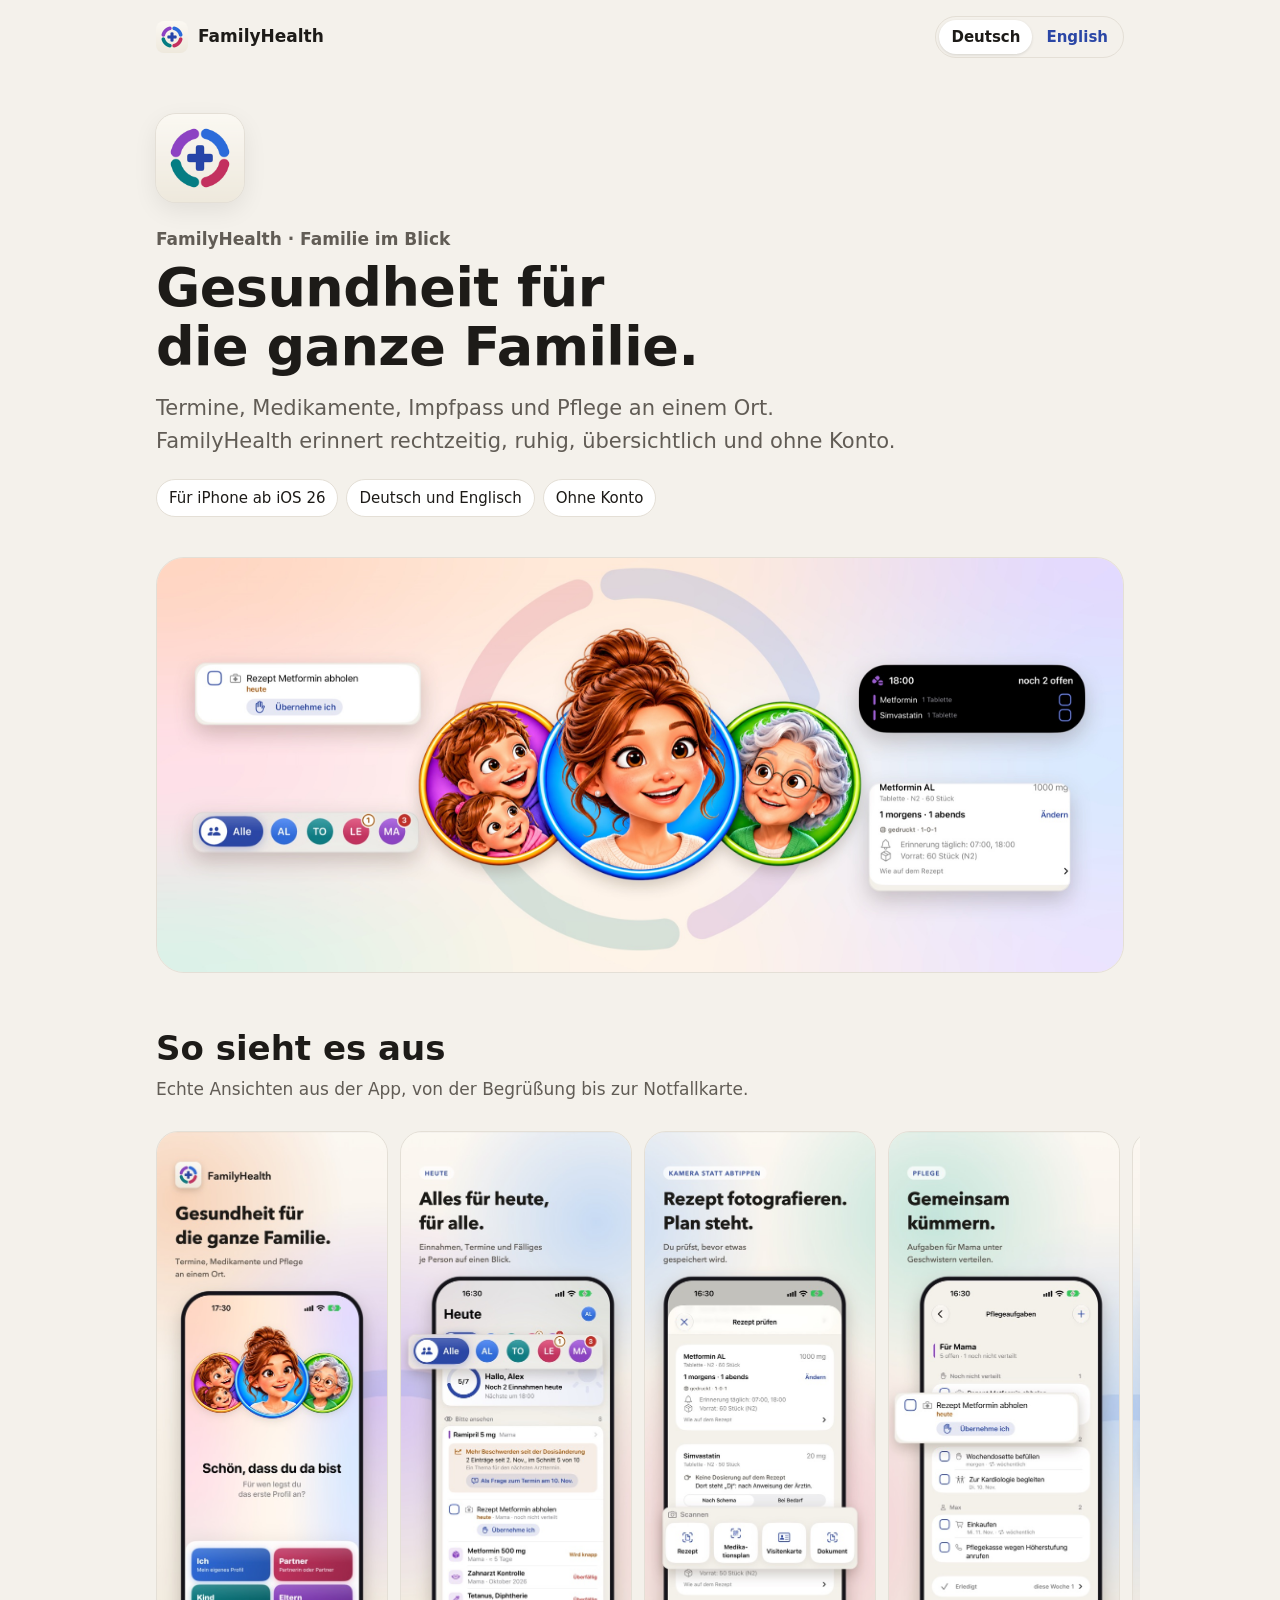
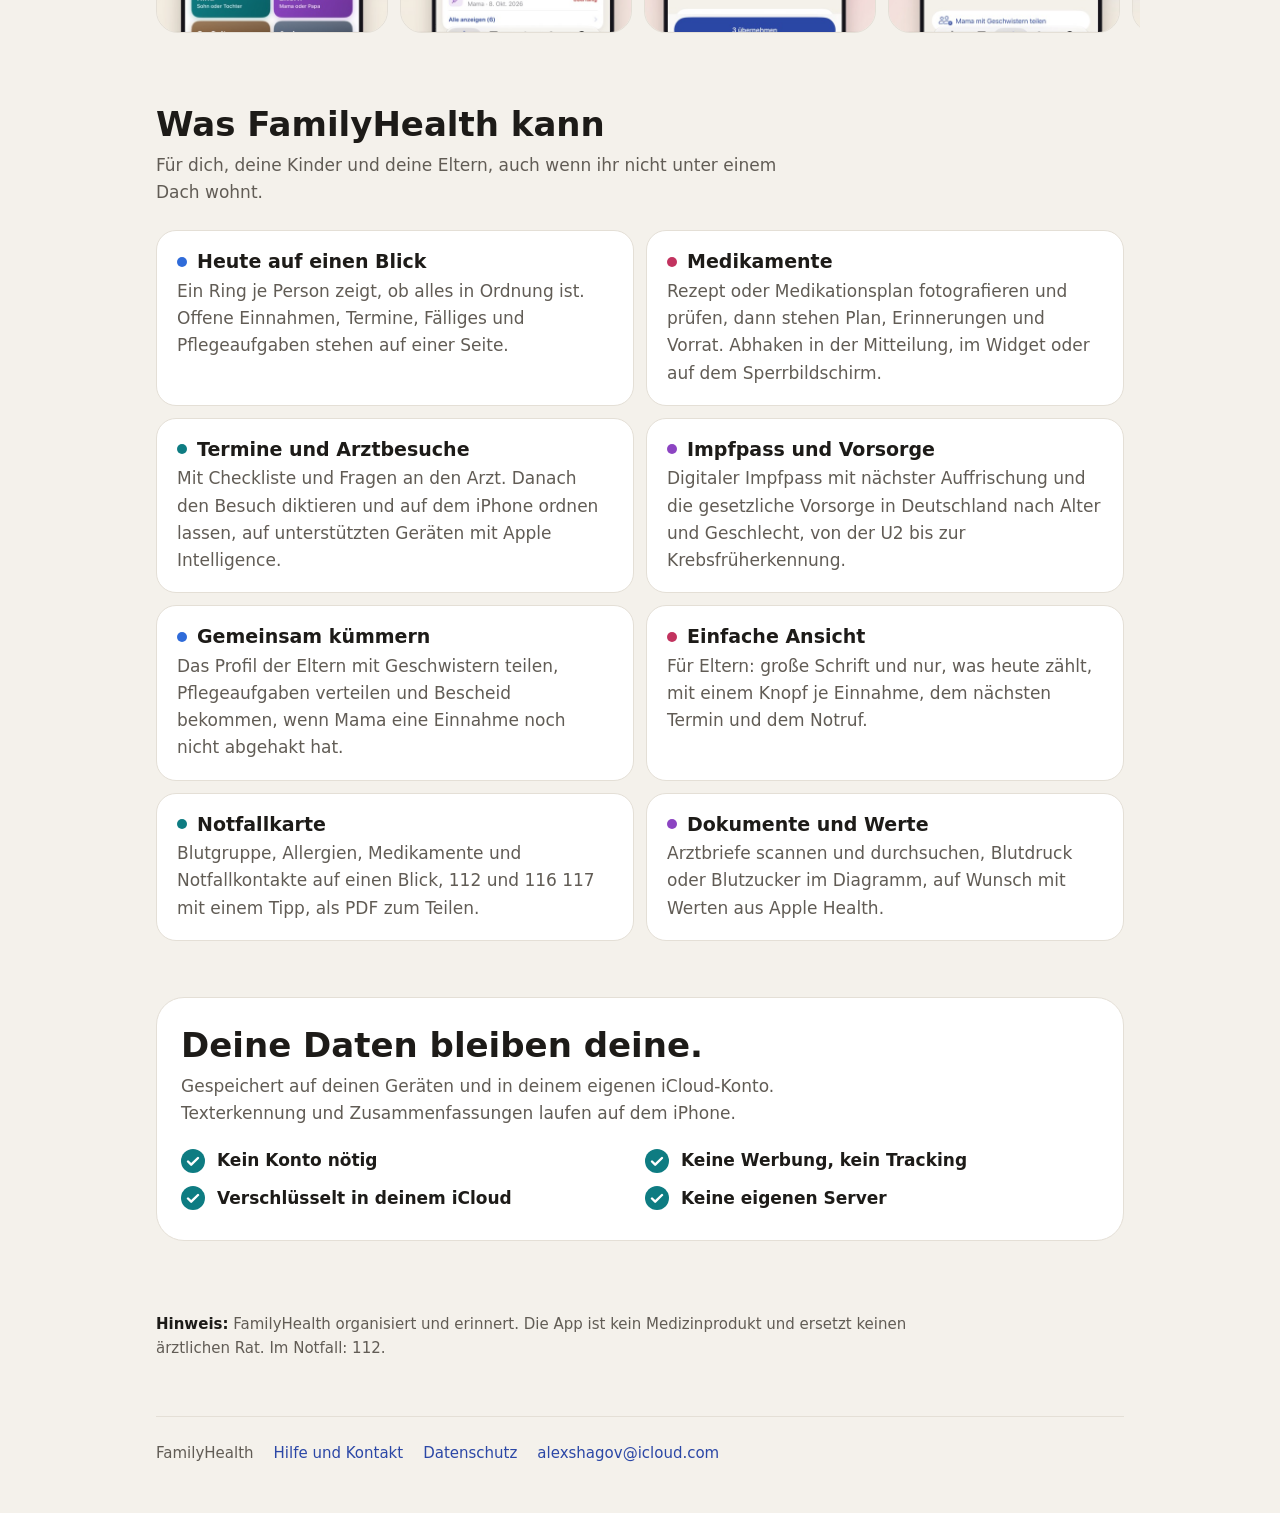
<file: index.html>
<!DOCTYPE html>
<html lang="de">
<head>
<meta charset="utf-8">
<meta name="viewport" content="width=device-width, initial-scale=1">
<title>FamilyHealth: Familie im Blick</title>
<meta name="description" content="FamilyHealth für iPhone: Termine, Medikamente, Impfpass und Pflege der ganzen Familie an einem Ort. Ruhig, übersichtlich und ohne Konto.">
<meta name="robots" content="index, follow">
<!--
  Marketing-URL für App Store Connect (Deutsch). Englische Fassung: en.html.
  Keine externen Schriften, Skripte oder Cookies; Bilder liegen in img/.
-->
<link rel="canonical" href="https://alex-shaggy.github.io/familyhealth/">
<link rel="alternate" hreflang="de" href="https://alex-shaggy.github.io/familyhealth/">
<link rel="alternate" hreflang="en" href="https://alex-shaggy.github.io/familyhealth/en.html">
<link rel="alternate" hreflang="x-default" href="https://alex-shaggy.github.io/familyhealth/en.html">
<link rel="icon" type="image/png" href="img/favicon.png">
<link rel="apple-touch-icon" href="img/apple-touch-icon.png">
<meta property="og:type" content="website">
<meta property="og:title" content="FamilyHealth: Familie im Blick">
<meta property="og:description" content="Termine, Medikamente, Impfpass und Pflege der ganzen Familie an einem Ort.">
<meta property="og:image" content="https://alex-shaggy.github.io/familyhealth/img/familie.jpg">
<meta property="og:locale" content="de_DE">
<link rel="stylesheet" href="start.css">
</head>
<body>
<div class="wrap">
<header class="top">
  <a class="brand" href="./"><img src="img/favicon.png" alt="" width="32" height="32">FamilyHealth</a>
  <nav class="lang" aria-label="Sprache / Language">
    <a href="./" hreflang="de" aria-current="page">Deutsch</a>
    <a href="en.html" hreflang="en" lang="en">English</a>
  </nav>
</header>

<main>
  <div class="hero">
    <picture>
      <source media="(prefers-color-scheme: dark)" srcset="img/app-symbol-dunkel.png">
      <img class="symbol" src="img/app-symbol.png" alt="App-Symbol von FamilyHealth" width="88" height="88">
    </picture>
    <p class="eyebrow">FamilyHealth · Familie im Blick</p>
    <h1>Gesundheit für die ganze Familie.</h1>
    <p class="lead">Termine, Medikamente, Impfpass und Pflege an einem Ort. FamilyHealth erinnert rechtzeitig, ruhig, übersichtlich und ohne Konto.</p>
    <ul class="facts">
      <li>Für iPhone ab iOS 26</li>
      <li>Deutsch und Englisch</li>
      <li>Ohne Konto</li>
    </ul>
    <!-- Nach der Freigabe hier den Link zum App Store ergänzen (https://apps.apple.com/de/app/id…). -->
  </div>

  <figure class="banner">
    <picture>
      <source media="(max-width: 700px)" srcset="img/familie-mitte.jpg">
      <img src="img/familie.jpg" width="2400" height="1028" alt="Porträts einer Familie im Kreis, daneben Karten aus der App: eine Pflegeaufgabe, die Familienleiste, offene Einnahmen und ein geprüftes Rezept.">
    </picture>
  </figure>

  <section aria-labelledby="bilder">
    <h2 id="bilder">So sieht es aus</h2>
    <p class="sub">Echte Ansichten aus der App, von der Begrüßung bis zur Notfallkarte.</p>
    <ul class="shots" tabindex="0" aria-label="Bilder aus der App, seitlich wischen">
      <li><img src="img/de-01-start.jpg" width="480" height="1043" loading="lazy" alt="Gesundheit für die ganze Familie: Begrüßung mit der Frage, für wen das erste Profil ist."></li>
      <li><img src="img/de-02-heute.jpg" width="480" height="1043" loading="lazy" alt="Alles für heute, für alle: die Seite Heute mit der Familienleiste."></li>
      <li><img src="img/de-03-rezept.jpg" width="480" height="1043" loading="lazy" alt="Rezept fotografieren, Plan steht: ein erkanntes Rezept zum Prüfen."></li>
      <li><img src="img/de-04-pflege.jpg" width="480" height="1043" loading="lazy" alt="Gemeinsam kümmern: Pflegeaufgaben für Mama mit „Übernehme ich“."></li>
      <li><img src="img/de-05-sperrbildschirm.jpg" width="480" height="1043" loading="lazy" alt="Abhaken, ohne die App: Widget und Dynamic Island auf dem Sperrbildschirm."></li>
      <li><img src="img/de-06-angehoerige.jpg" width="480" height="1043" loading="lazy" alt="Bescheid, wenn Mama etwas vergisst: Mitteilung mit „Mama anrufen“."></li>
      <li><img src="img/de-07-einfach.jpg" width="480" height="1043" loading="lazy" alt="Groß und einfach: die einfache Ansicht für Eltern."></li>
      <li><img src="img/de-08-arztbesuch.jpg" width="480" height="1043" loading="lazy" alt="Nach dem Arzt kurz diktiert: das geordnete Ergebnis eines Besuchs."></li>
      <li><img src="img/de-09-notfall.jpg" width="480" height="1043" loading="lazy" alt="Notfallinfos in Sekunden: Notfallkarte mit 112 und 116 117."></li>
      <li><img src="img/de-10-datenschutz.jpg" width="480" height="1043" loading="lazy" alt="Deine Daten bleiben deine: kein Konto, keine Werbung, verschlüsselt, keine eigenen Server."></li>
    </ul>
  </section>

  <section aria-labelledby="funktionen">
    <h2 id="funktionen">Was FamilyHealth kann</h2>
    <p class="sub">Für dich, deine Kinder und deine Eltern, auch wenn ihr nicht unter einem Dach wohnt.</p>
    <ul class="features">
      <li><h3>Heute auf einen Blick</h3><p>Ein Ring je Person zeigt, ob alles in Ordnung ist. Offene Einnahmen, Termine, Fälliges und Pflegeaufgaben stehen auf einer Seite.</p></li>
      <li><h3>Medikamente</h3><p>Rezept oder Medikationsplan fotografieren und prüfen, dann stehen Plan, Erinnerungen und Vorrat. Abhaken in der Mitteilung, im Widget oder auf dem Sperrbildschirm.</p></li>
      <li><h3>Termine und Arztbesuche</h3><p>Mit Checkliste und Fragen an den Arzt. Danach den Besuch diktieren und auf dem iPhone ordnen lassen, auf unterstützten Geräten mit Apple Intelligence.</p></li>
      <li><h3>Impfpass und Vorsorge</h3><p>Digitaler Impfpass mit nächster Auffrischung und die gesetzliche Vorsorge in Deutschland nach Alter und Geschlecht, von der U2 bis zur Krebsfrüherkennung.</p></li>
      <li><h3>Gemeinsam kümmern</h3><p>Das Profil der Eltern mit Geschwistern teilen, Pflegeaufgaben verteilen und Bescheid bekommen, wenn Mama eine Einnahme noch nicht abgehakt hat.</p></li>
      <li><h3>Einfache Ansicht</h3><p>Für Eltern: große Schrift und nur, was heute zählt, mit einem Knopf je Einnahme, dem nächsten Termin und dem Notruf.</p></li>
      <li><h3>Notfallkarte</h3><p>Blutgruppe, Allergien, Medikamente und Notfallkontakte auf einen Blick, 112 und 116 117 mit einem Tipp, als PDF zum Teilen.</p></li>
      <li><h3>Dokumente und Werte</h3><p>Arztbriefe scannen und durchsuchen, Blutdruck oder Blutzucker im Diagramm, auf Wunsch mit Werten aus Apple Health.</p></li>
    </ul>
  </section>

  <section aria-labelledby="daten">
    <div class="privacy">
      <h2 id="daten">Deine Daten bleiben deine.</h2>
      <p class="sub" style="margin-bottom:0">Gespeichert auf deinen Geräten und in deinem eigenen iCloud-Konto. Texterkennung und Zusammenfassungen laufen auf dem iPhone.</p>
      <ul class="checks">
        <li>Kein Konto nötig</li>
        <li>Keine Werbung, kein Tracking</li>
        <li>Verschlüsselt in deinem iCloud</li>
        <li>Keine eigenen Server</li>
      </ul>
    </div>
  </section>

  <section>
    <p class="note"><strong>Hinweis:</strong> FamilyHealth organisiert und erinnert. Die App ist kein Medizinprodukt und ersetzt keinen ärztlichen Rat. Im Notfall: 112.</p>
  </section>
</main>

<footer>
  <span>FamilyHealth</span>
  <a href="support.html">Hilfe und Kontakt</a>
  <a href="datenschutz.html">Datenschutz</a>
  <a href="mailto:alexshagov@icloud.com?subject=FamilyHealth">alexshagov@icloud.com</a>
</footer>
</div>
</body>
</html>
</file>
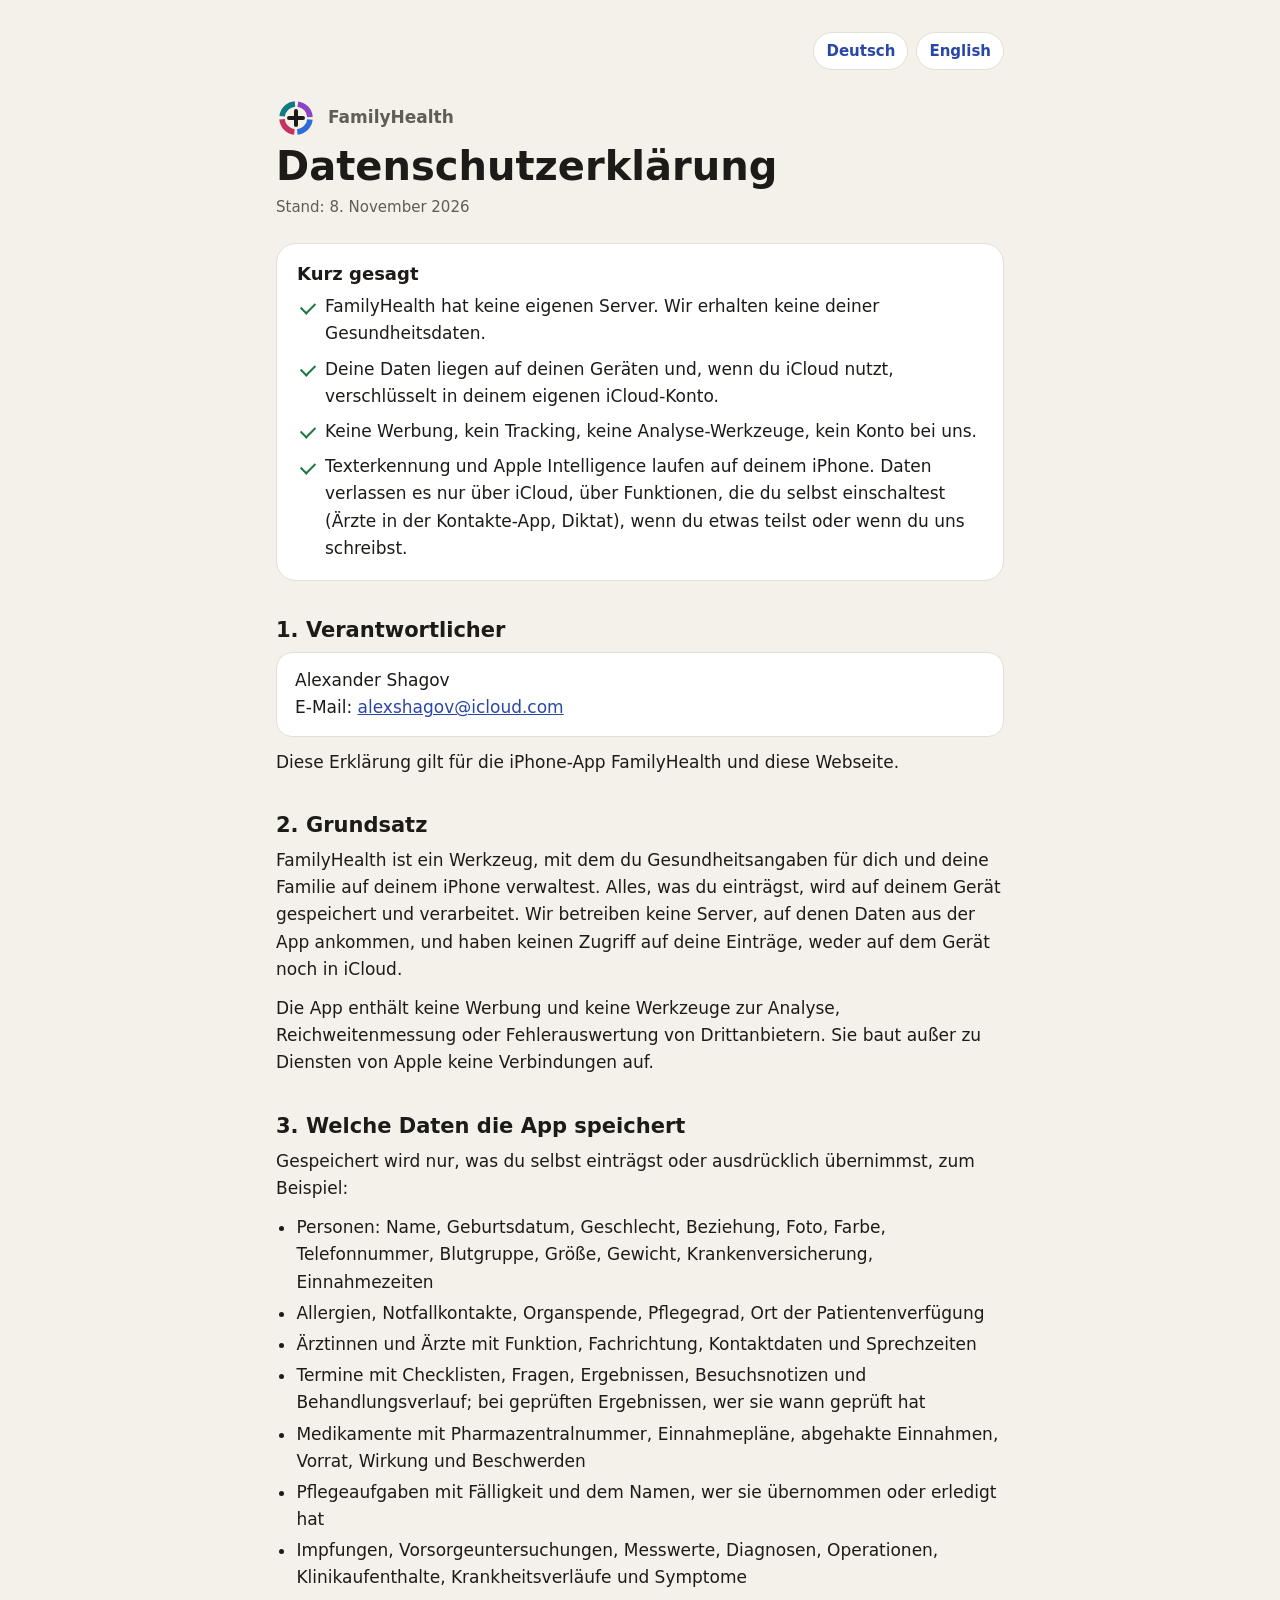
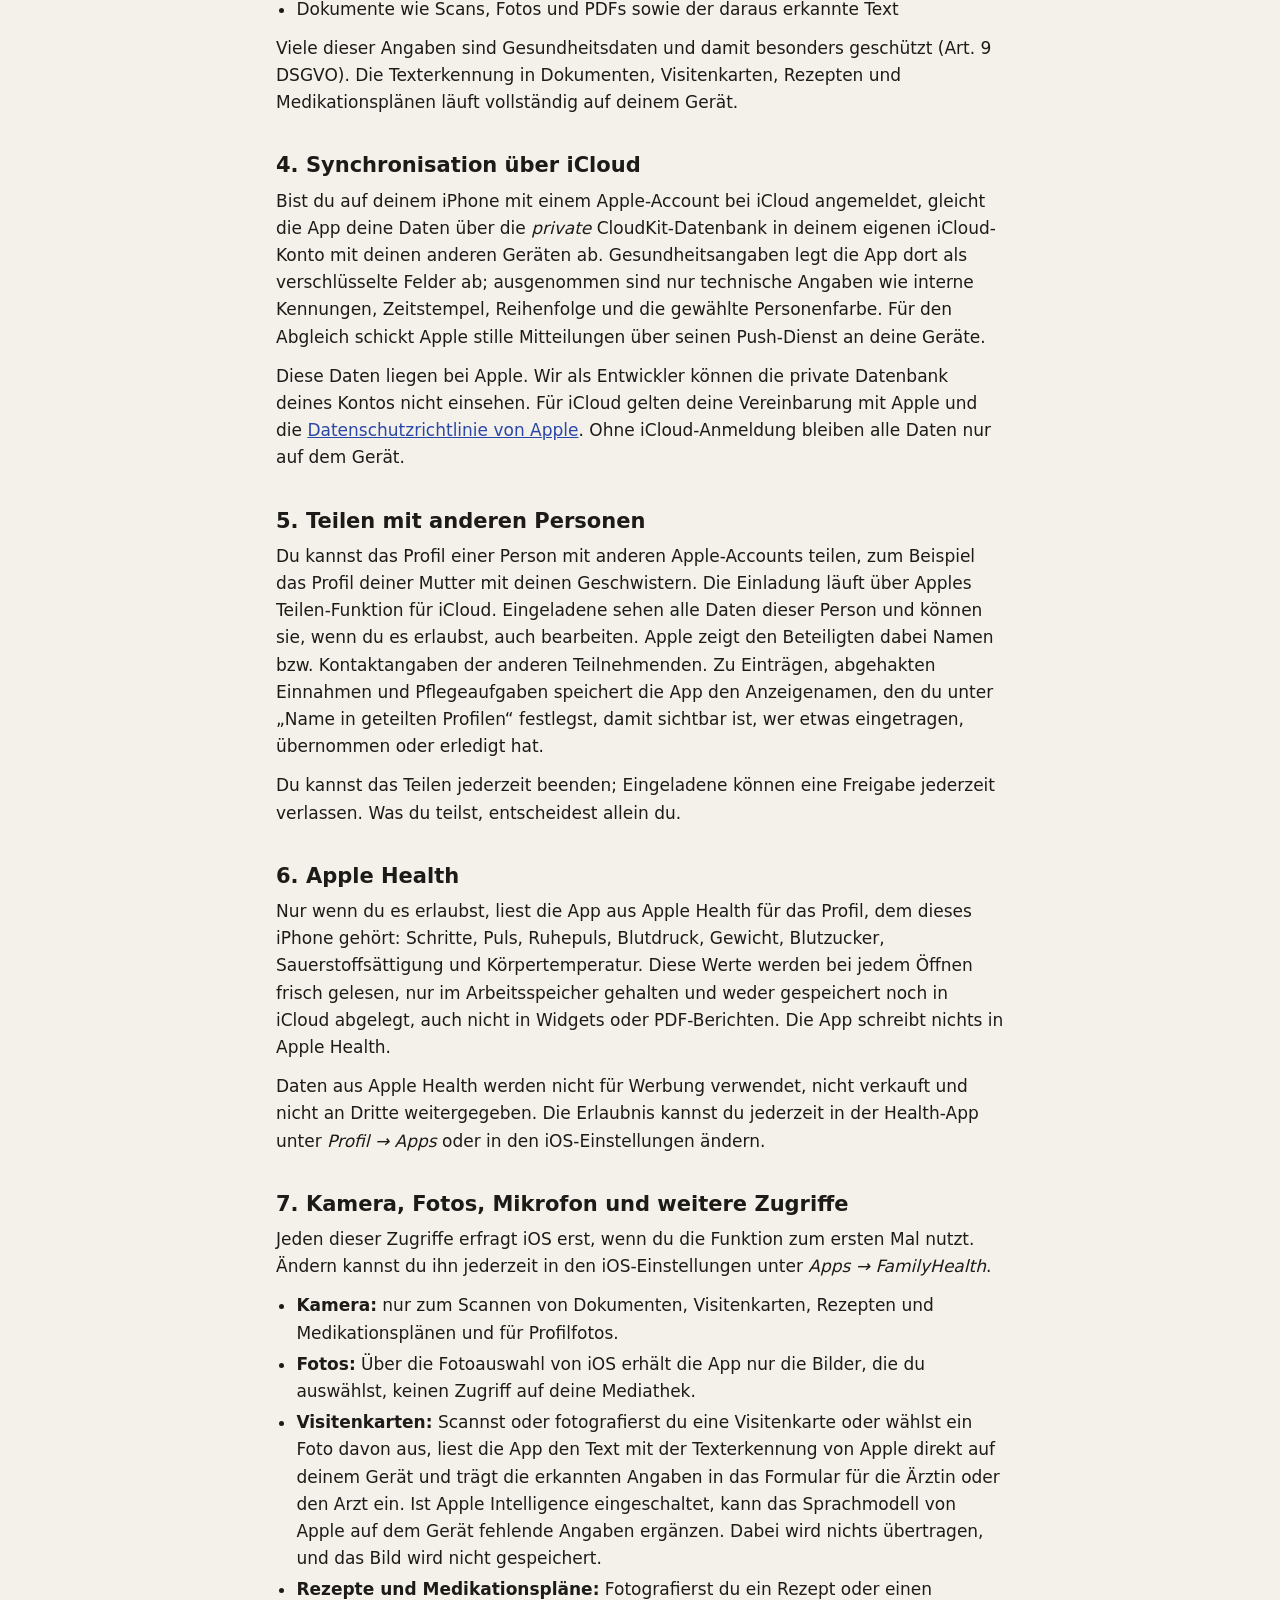
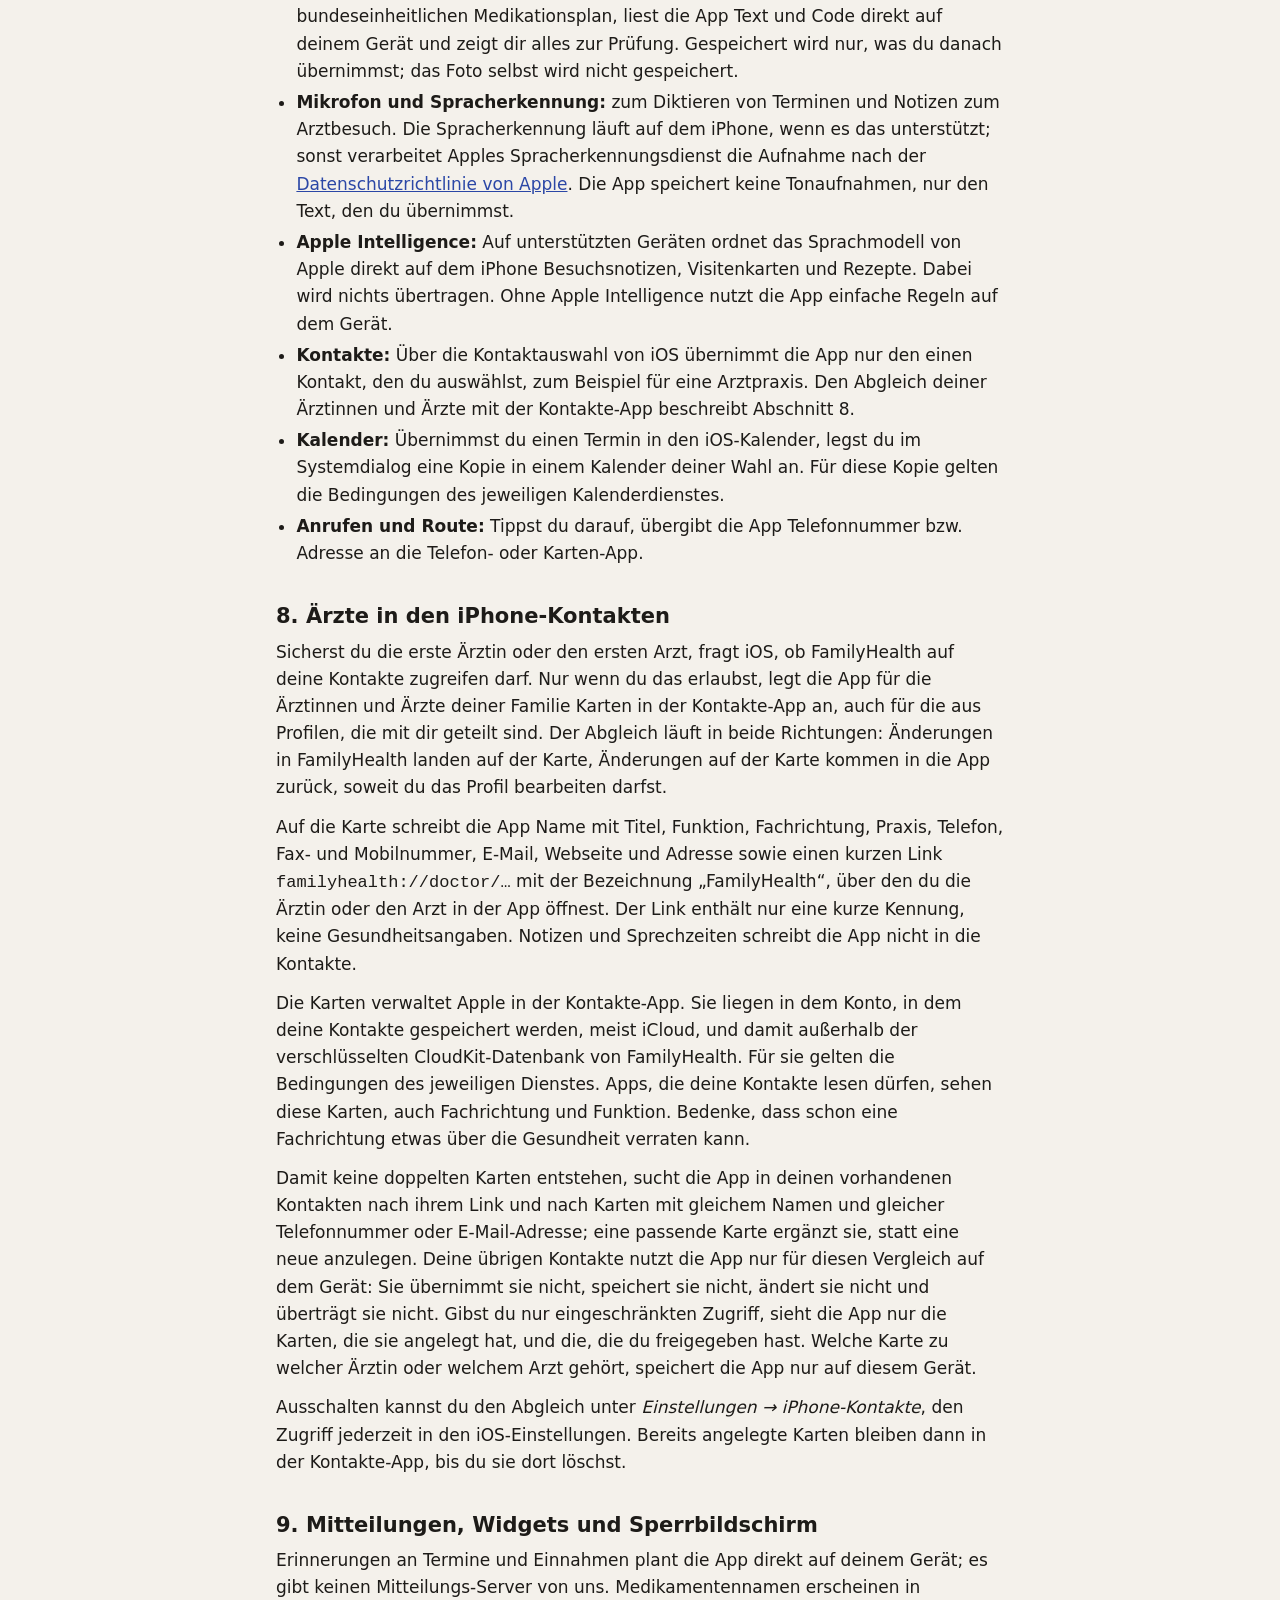
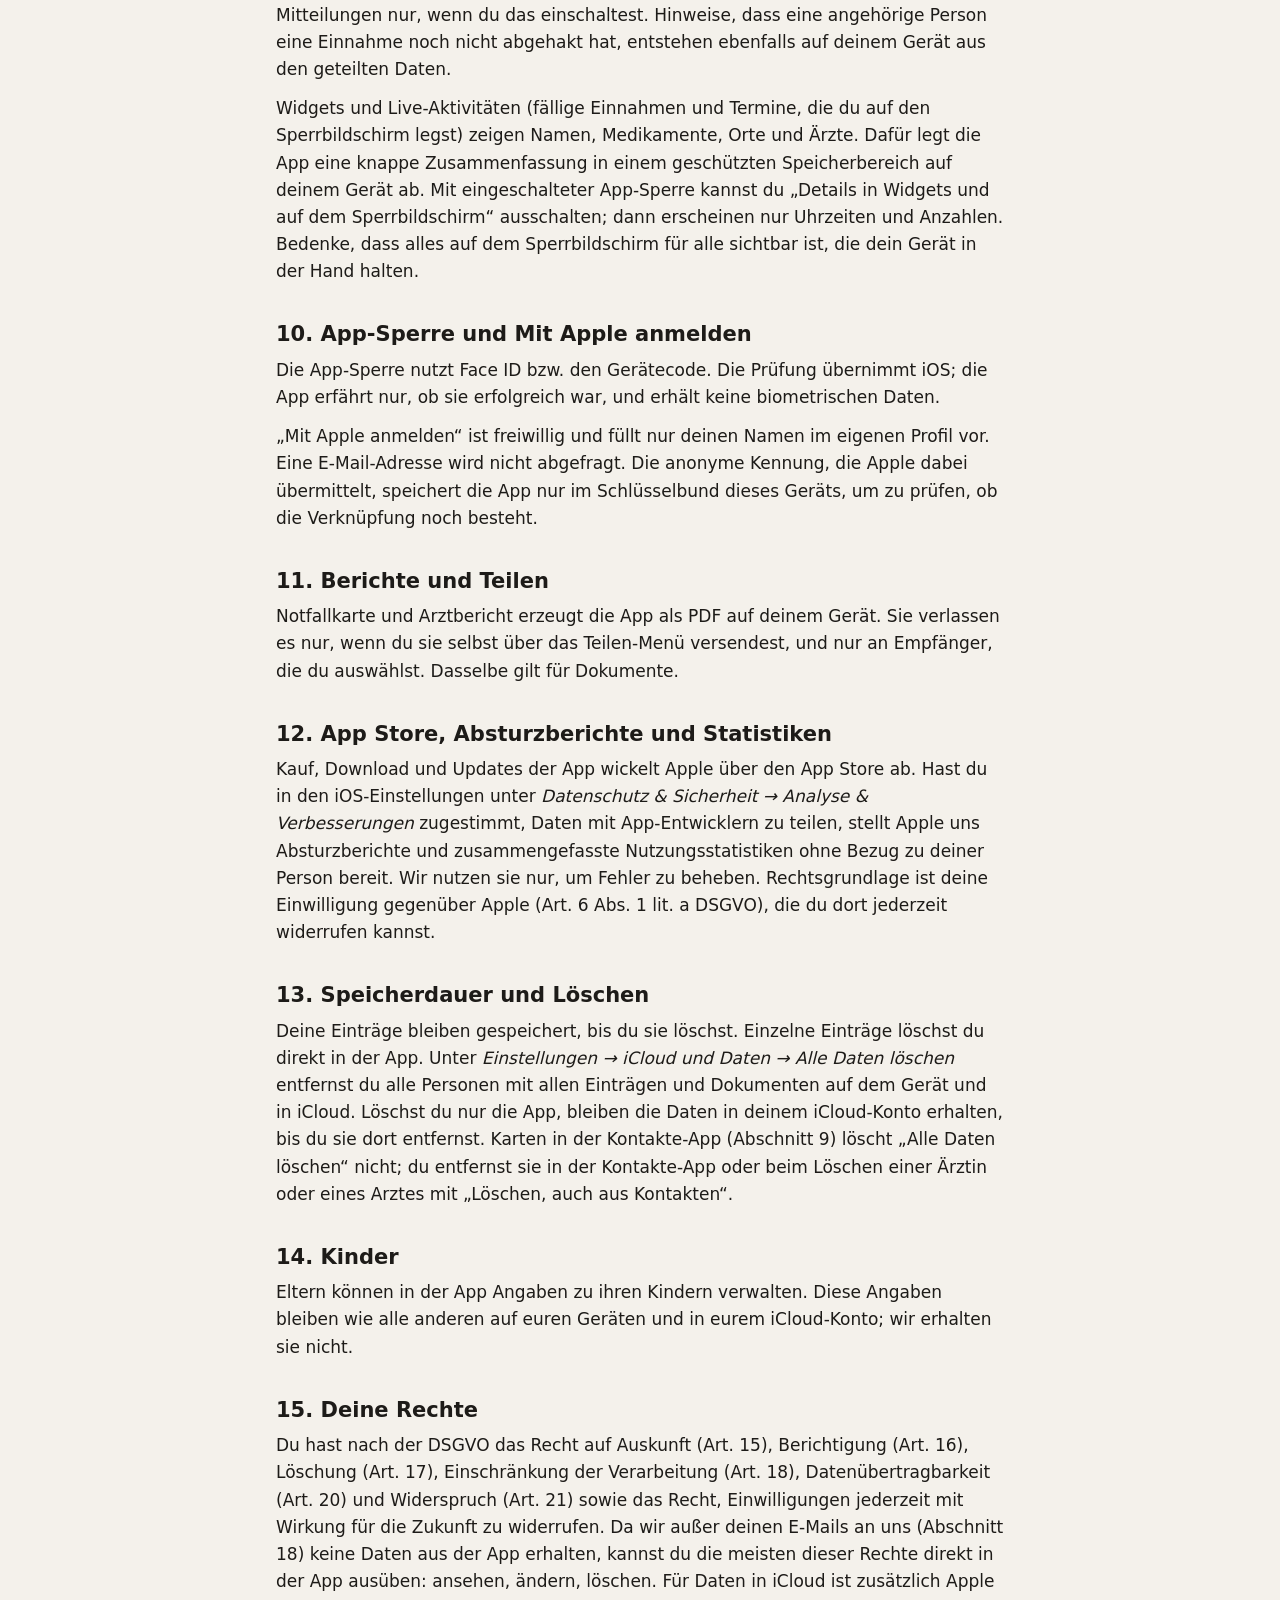
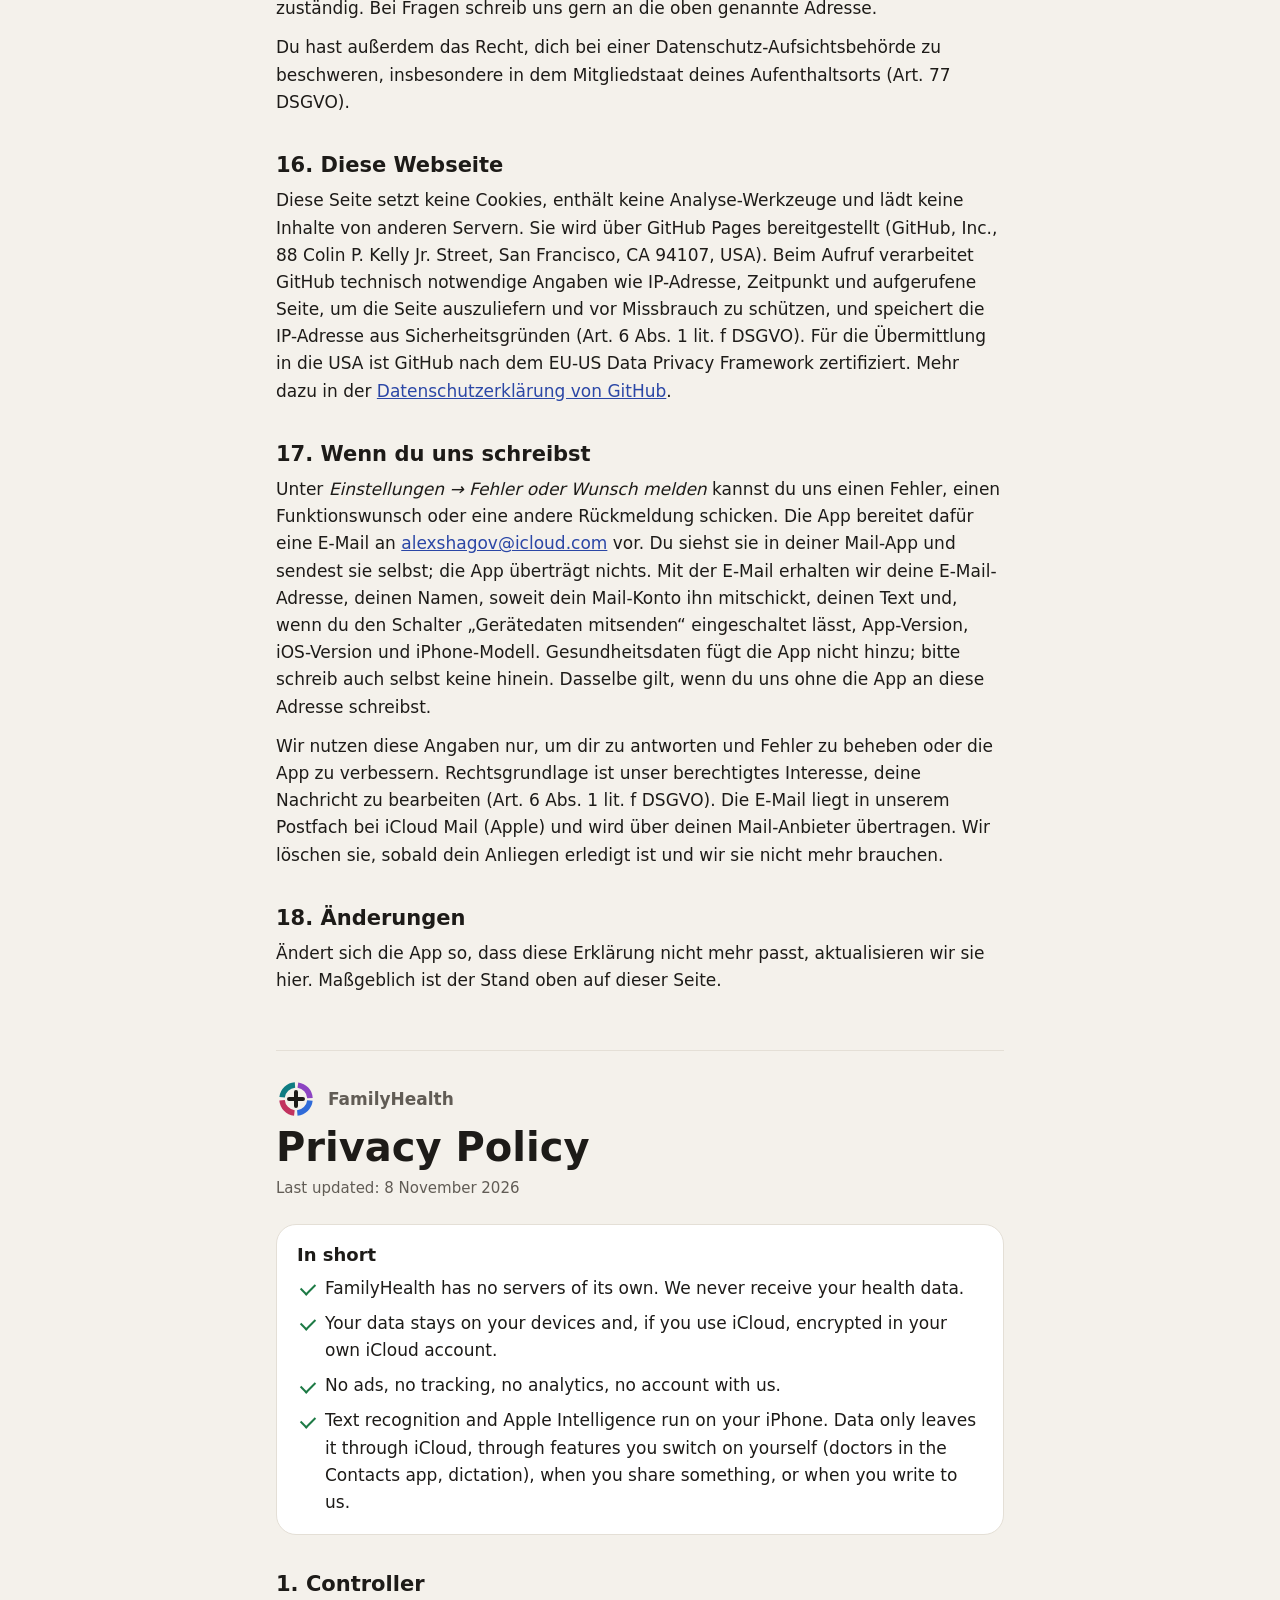
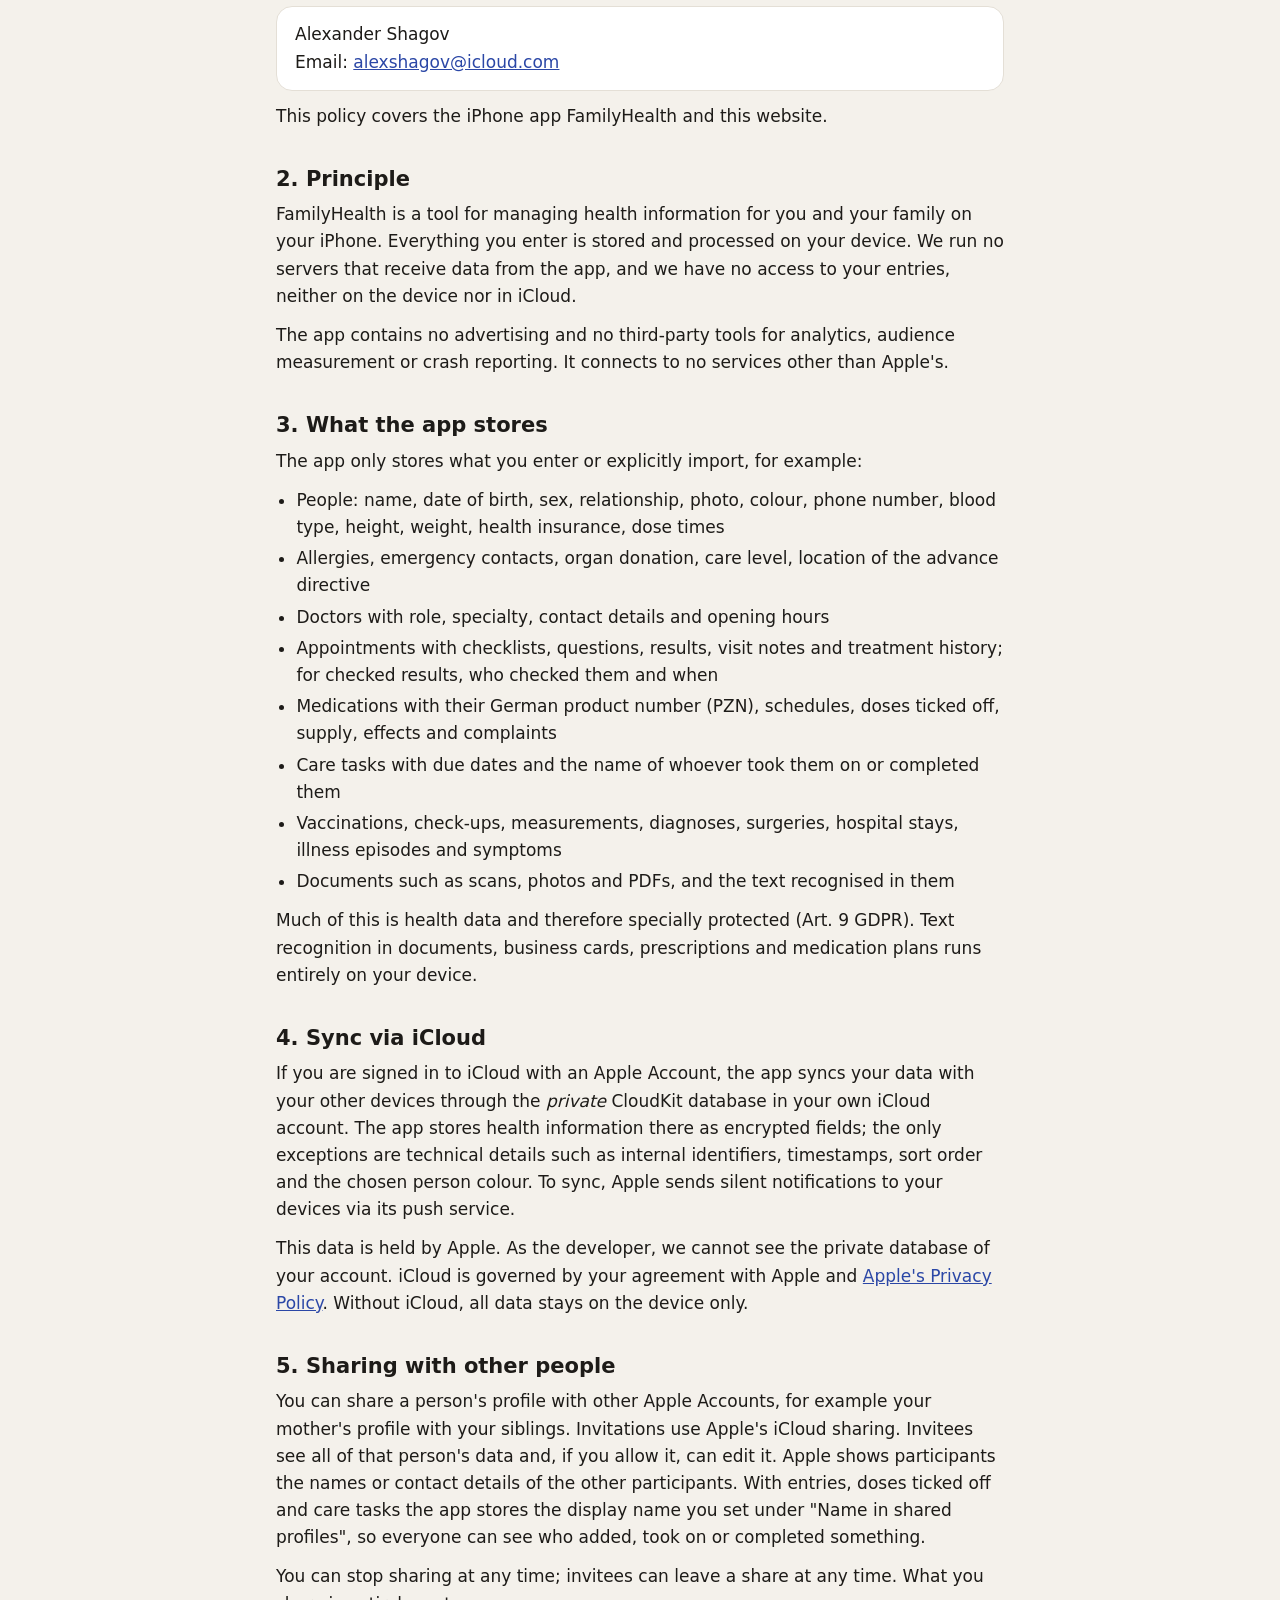
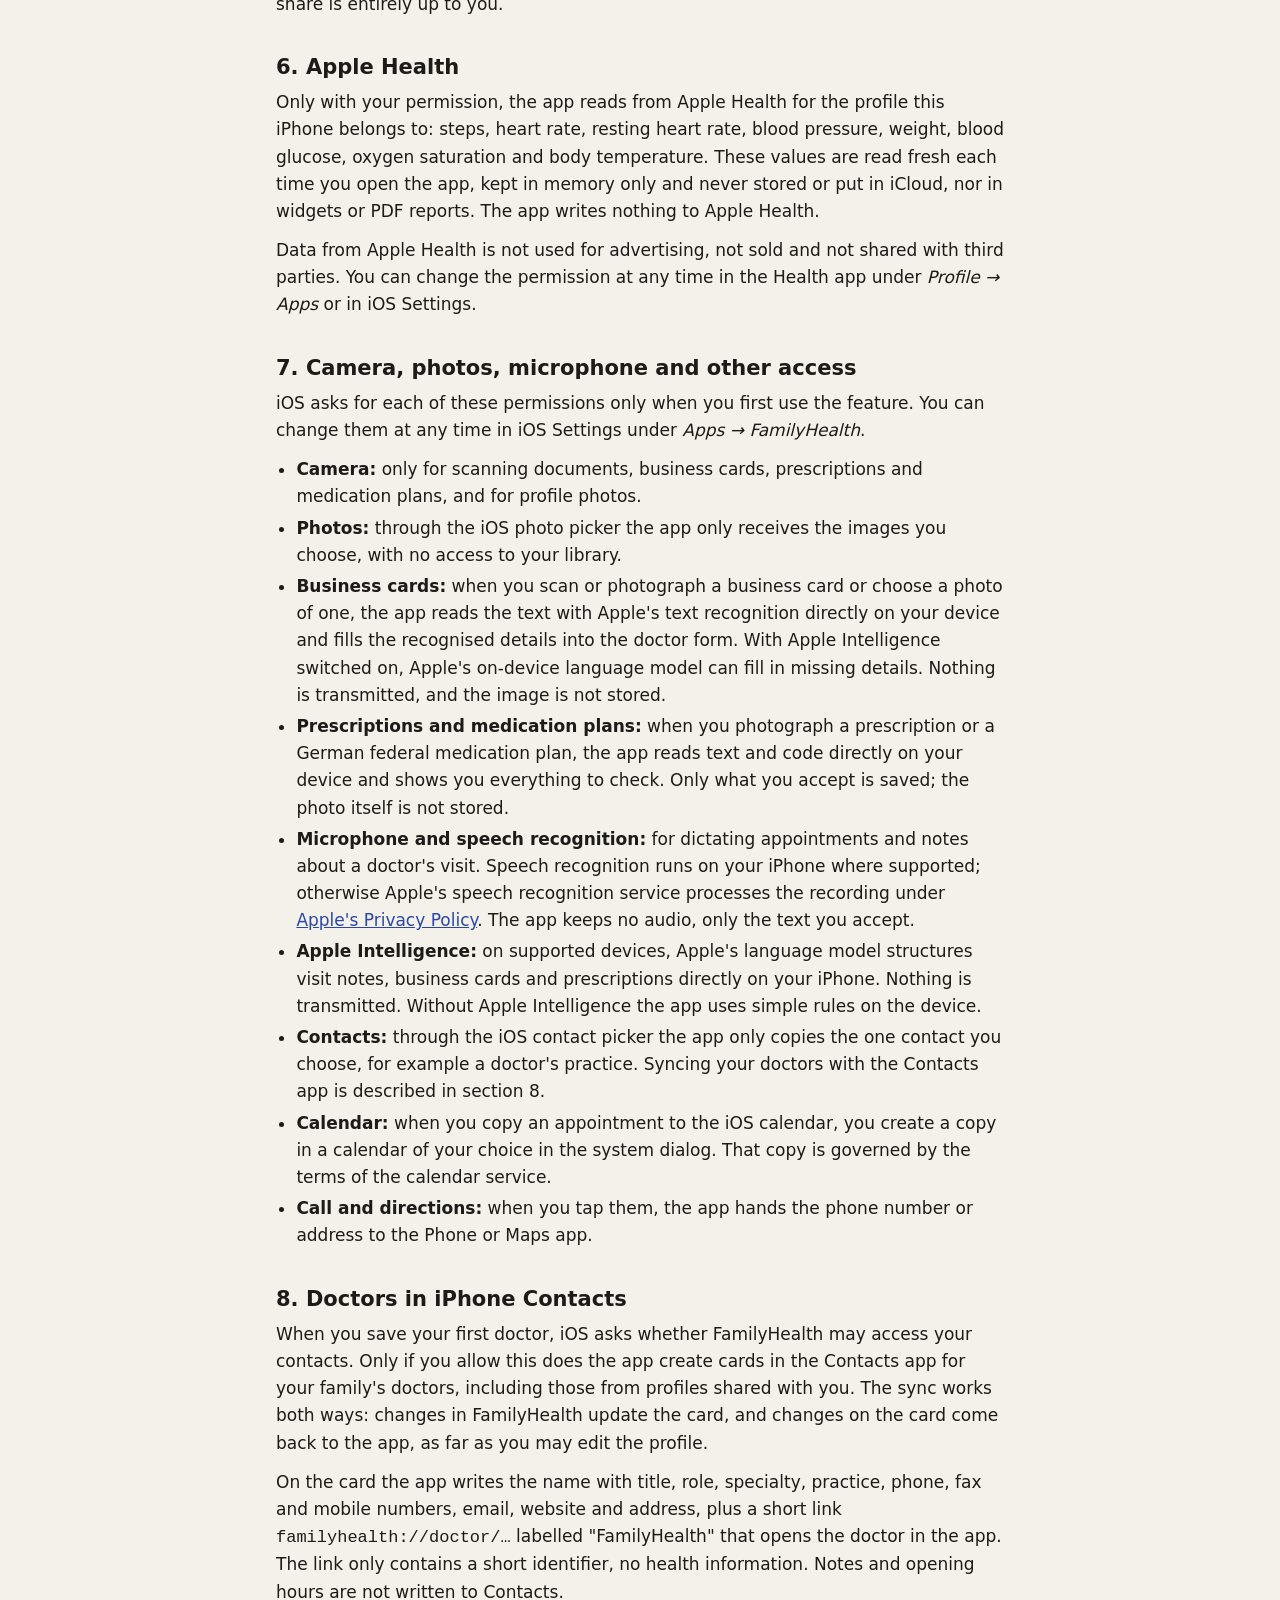
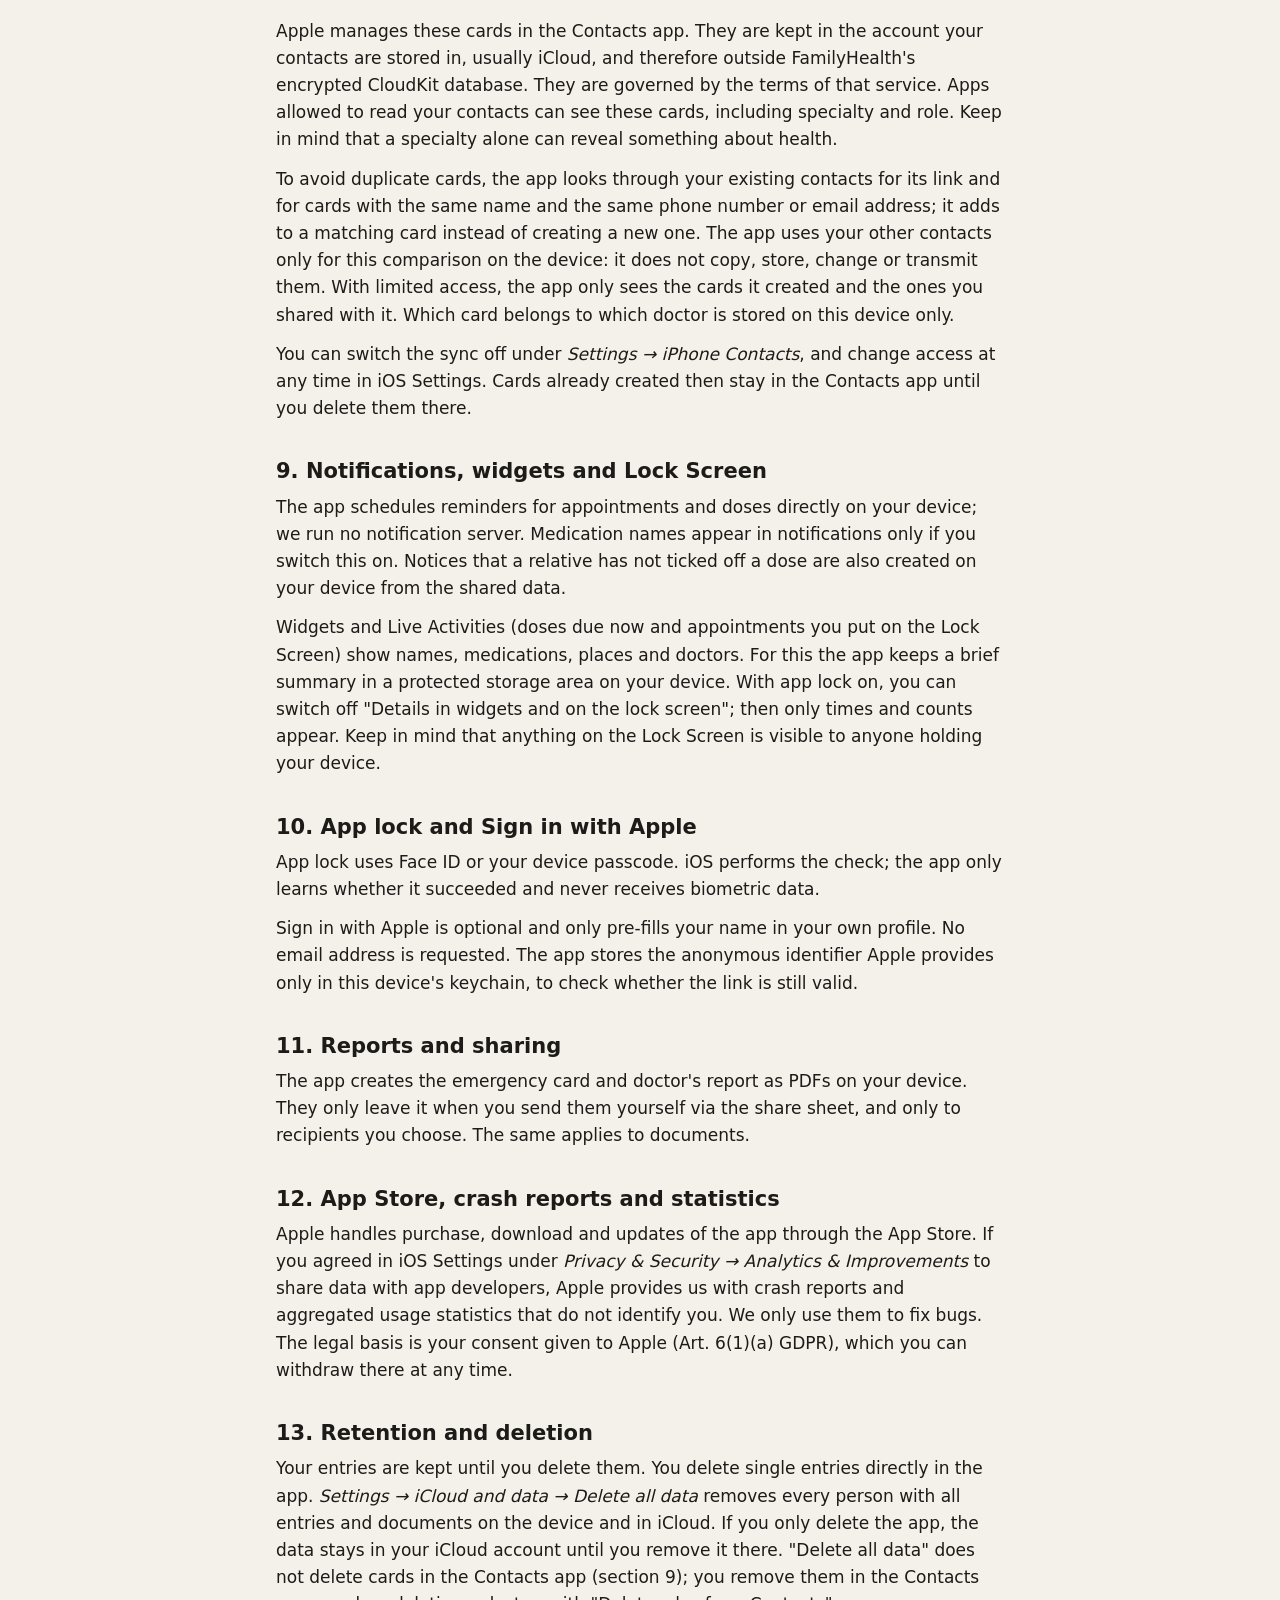
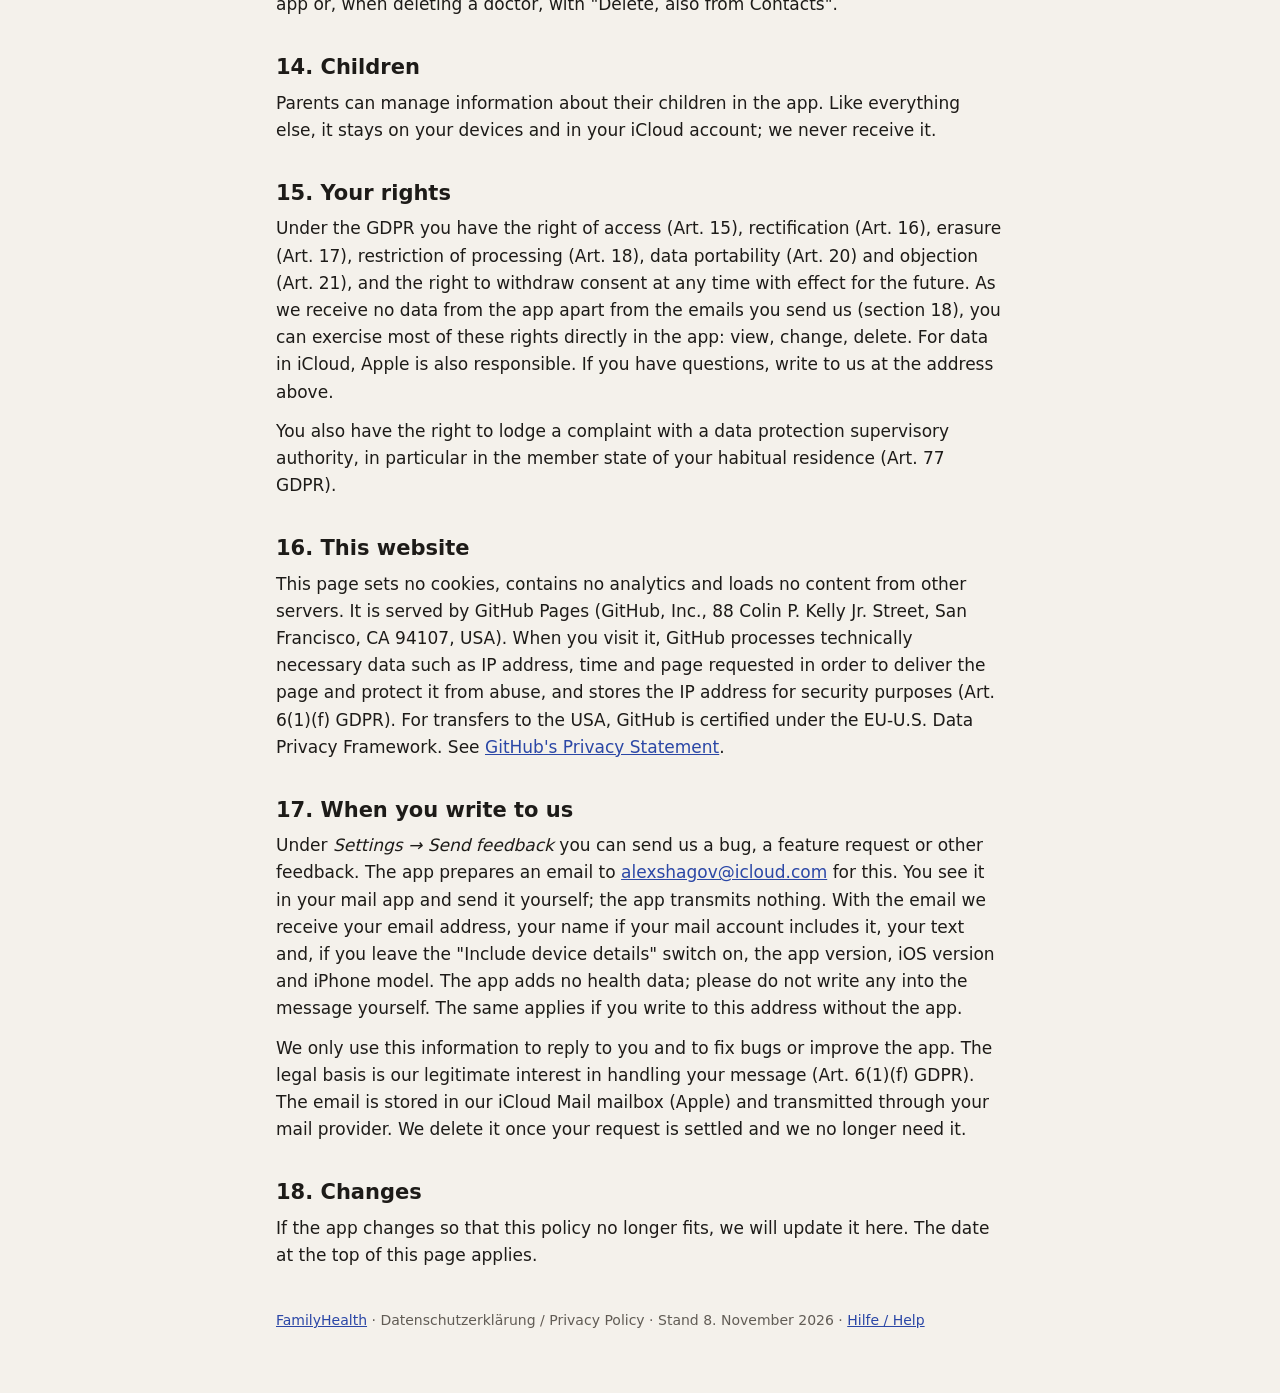
<file: datenschutz.html>
<!DOCTYPE html>
<html lang="de">
<head>
<meta charset="utf-8">
<meta name="viewport" content="width=device-width, initial-scale=1">
<title>FamilyHealth Datenschutz</title>
<meta name="description" content="Datenschutzerklärung der iPhone-App FamilyHealth · Privacy policy of the iPhone app FamilyHealth">
<meta name="robots" content="index, follow">
<!--
  Datenschutzerklärung für die App-Store-URL. Eigenständig: keine externen Schriften, Skripte, Bilder oder Cookies.
  Veröffentlicht über GitHub Pages (Repository Alex-Shaggy/familyhealth); Abschnitt 16 nennt GitHub als Hosting-Anbieter.
-->
<style>
:root {
  --bg: #F4F1EB;
  --paper: #FFFFFF;
  --ink: #1D1B18;
  --muted: #615C55;
  --accent: #2B47A6;
  --line: #E4DFD6;
  --good: #1D7A45;
  --todo: #FFE9A8;
  --rounded: ui-rounded, "SF Pro Rounded", system-ui, sans-serif;
  --body: -apple-system, BlinkMacSystemFont, "SF Pro Text", "Segoe UI", Roboto, system-ui, sans-serif;
  color-scheme: light;
}
@media (prefers-color-scheme: dark) {
  :root:not([data-theme="light"]) {
    --bg: #12110F; --paper: #1D1C1A; --ink: #F1EEE8; --muted: #A9A398; --accent: #8FA3F5;
    --line: #34312C; --good: #5AD48A; --todo: #5A4A12; color-scheme: dark;
  }
}
:root[data-theme="dark"] {
  --bg: #12110F; --paper: #1D1C1A; --ink: #F1EEE8; --muted: #A9A398; --accent: #8FA3F5;
  --line: #34312C; --good: #5AD48A; --todo: #5A4A12; color-scheme: dark;
}
* { box-sizing: border-box; }
html { -webkit-text-size-adjust: 100%; }
body { margin: 0; background: var(--bg); color: var(--ink); font-family: var(--body); font-size: 17px; line-height: 1.6; }
main { max-width: 760px; margin: 0 auto; padding: 32px 16px 64px; }
nav.lang { display: flex; gap: 8px; justify-content: flex-end; font-size: 15px; }
nav.lang a { color: var(--accent); text-decoration: none; font-weight: 600; padding: 6px 12px; border-radius: 99px; border: 1px solid var(--line); background: var(--paper); }
nav.lang a:hover { border-color: var(--accent); }
.brand { display: flex; align-items: center; gap: 12px; margin: 28px 0 6px; }
.brand svg { flex: none; }
.app { font-family: var(--rounded); font-weight: 700; color: var(--muted); font-size: 17px; }
h1 { font-family: var(--rounded); font-weight: 800; font-size: clamp(30px, 6vw, 40px); line-height: 1.12; margin: 0 0 6px; text-wrap: balance; }
.stand { color: var(--muted); margin: 0 0 24px; font-size: 15px; }
h2 { font-family: var(--rounded); font-weight: 700; font-size: 21px; line-height: 1.3; margin: 36px 0 8px; text-wrap: balance; }
h3 { font-size: 17px; margin: 20px 0 4px; }
p, ul { margin: 0 0 12px; }
ul { padding-left: 1.2em; }
li { margin-bottom: 4px; }
a { color: var(--accent); overflow-wrap: anywhere; }
.summary { background: var(--paper); border: 1px solid var(--line); border-radius: 20px; padding: 18px 20px; margin: 0 0 8px; }
.summary h2 { margin-top: 0; font-size: 18px; }
.summary ul { list-style: none; padding: 0; margin: 0; }
.summary li { position: relative; padding-left: 28px; margin-bottom: 8px; }
.summary li::before { content: ""; position: absolute; left: 4px; top: .5em; width: 12px; height: 7px; border-left: 2.5px solid var(--good); border-bottom: 2.5px solid var(--good); transform: rotate(-45deg); }
.summary li:last-child { margin-bottom: 0; }
address { font-style: normal; background: var(--paper); border: 1px solid var(--line); border-radius: 16px; padding: 14px 18px; margin: 0 0 12px; }
.todo { background: var(--todo); border-radius: 4px; padding: 0 4px; }
hr { border: 0; border-top: 1px solid var(--line); margin: 56px 0 0; }
footer { color: var(--muted); font-size: 14px; margin-top: 40px; }
</style>
</head>
<body>
<main>
<nav class="lang" aria-label="Sprache / Language">
  <a href="#de" hreflang="de">Deutsch</a>
  <a href="#en" hreflang="en">English</a>
</nav>

<!-- ============================== DEUTSCH ============================== -->
<article id="de" lang="de">
  <div class="brand">
    <svg width="40" height="40" viewBox="0 0 40 40" aria-hidden="true">
      <g fill="none" stroke-width="5.5" stroke-dasharray="19 68.96" transform="rotate(6.1 20 20)">
        <circle cx="20" cy="20" r="14" stroke="#2F6BD9"/>
        <circle cx="20" cy="20" r="14" stroke="#C2335F" stroke-dashoffset="-21.99"/>
        <circle cx="20" cy="20" r="14" stroke="#0E7C82" stroke-dashoffset="-43.98"/>
        <circle cx="20" cy="20" r="14" stroke="#8C44C2" stroke-dashoffset="-65.97"/>
      </g>
      <path d="M20 13v14M13 20h14" stroke="currentColor" stroke-width="4" stroke-linecap="round"/>
    </svg>
    <span class="app">FamilyHealth</span>
  </div>
  <h1>Datenschutzerklärung</h1>
  <p class="stand">Stand: 8. November 2026</p>

  <section class="summary" aria-labelledby="de-kurz">
    <h2 id="de-kurz">Kurz gesagt</h2>
    <ul>
      <li>FamilyHealth hat keine eigenen Server. Wir erhalten keine deiner Gesundheitsdaten.</li>
      <li>Deine Daten liegen auf deinen Geräten und, wenn du iCloud nutzt, verschlüsselt in deinem eigenen iCloud-Konto.</li>
      <li>Keine Werbung, kein Tracking, keine Analyse-Werkzeuge, kein Konto bei uns.</li>
      <li>Texterkennung und Apple Intelligence laufen auf deinem iPhone. Daten verlassen es nur über iCloud, über Funktionen, die du selbst einschaltest (Ärzte in der Kontakte-App, Diktat), wenn du etwas teilst oder wenn du uns schreibst.</li>
    </ul>
  </section>

  <h2>1. Verantwortlicher</h2>
  <address>
    Alexander Shagov<br>
    E-Mail: <a href="mailto:alexshagov@icloud.com">alexshagov@icloud.com</a>
  </address>
  <p>Diese Erklärung gilt für die iPhone-App FamilyHealth und diese Webseite.</p>

  <h2>2. Grundsatz</h2>
  <p>FamilyHealth ist ein Werkzeug, mit dem du Gesundheitsangaben für dich und deine Familie auf deinem iPhone verwaltest. Alles, was du einträgst, wird auf deinem Gerät gespeichert und verarbeitet. Wir betreiben keine Server, auf denen Daten aus der App ankommen, und haben keinen Zugriff auf deine Einträge, weder auf dem Gerät noch in iCloud.</p>
  <p>Die App enthält keine Werbung und keine Werkzeuge zur Analyse, Reichweitenmessung oder Fehlerauswertung von Drittanbietern. Sie baut außer zu Diensten von Apple keine Verbindungen auf.</p>

  <h2>3. Welche Daten die App speichert</h2>
  <p>Gespeichert wird nur, was du selbst einträgst oder ausdrücklich übernimmst, zum Beispiel:</p>
  <ul>
    <li>Personen: Name, Geburtsdatum, Geschlecht, Beziehung, Foto, Farbe, Telefonnummer, Blutgruppe, Größe, Gewicht, Krankenversicherung, Einnahmezeiten</li>
    <li>Allergien, Notfallkontakte, Organspende, Pflegegrad, Ort der Patientenverfügung</li>
    <li>Ärztinnen und Ärzte mit Funktion, Fachrichtung, Kontaktdaten und Sprechzeiten</li>
    <li>Termine mit Checklisten, Fragen, Ergebnissen, Besuchsnotizen und Behandlungsverlauf; bei geprüften Ergebnissen, wer sie wann geprüft hat</li>
    <li>Medikamente mit Pharmazentralnummer, Einnahmepläne, abgehakte Einnahmen, Vorrat, Wirkung und Beschwerden</li>
    <li>Pflegeaufgaben mit Fälligkeit und dem Namen, wer sie übernommen oder erledigt hat</li>
    <li>Impfungen, Vorsorgeuntersuchungen, Messwerte, Diagnosen, Operationen, Klinikaufenthalte, Krankheitsverläufe und Symptome</li>
    <li>Dokumente wie Scans, Fotos und PDFs sowie der daraus erkannte Text</li>
  </ul>
  <p>Viele dieser Angaben sind Gesundheitsdaten und damit besonders geschützt (Art. 9 DSGVO). Die Texterkennung in Dokumenten, Visitenkarten, Rezepten und Medikationsplänen läuft vollständig auf deinem Gerät.</p>

  <h2>4. Synchronisation über iCloud</h2>
  <p>Bist du auf deinem iPhone mit einem Apple-Account bei iCloud angemeldet, gleicht die App deine Daten über die <em>private</em> CloudKit-Datenbank in deinem eigenen iCloud-Konto mit deinen anderen Geräten ab. Gesundheitsangaben legt die App dort als verschlüsselte Felder ab; ausgenommen sind nur technische Angaben wie interne Kennungen, Zeitstempel, Reihenfolge und die gewählte Personenfarbe. Für den Abgleich schickt Apple stille Mitteilungen über seinen Push-Dienst an deine Geräte.</p>
  <p>Diese Daten liegen bei Apple. Wir als Entwickler können die private Datenbank deines Kontos nicht einsehen. Für iCloud gelten deine Vereinbarung mit Apple und die <a href="https://www.apple.com/de/legal/privacy/" rel="noopener">Datenschutzrichtlinie von Apple</a>. Ohne iCloud-Anmeldung bleiben alle Daten nur auf dem Gerät.</p>

  <h2>5. Teilen mit anderen Personen</h2>
  <p>Du kannst das Profil einer Person mit anderen Apple-Accounts teilen, zum Beispiel das Profil deiner Mutter mit deinen Geschwistern. Die Einladung läuft über Apples Teilen-Funktion für iCloud. Eingeladene sehen alle Daten dieser Person und können sie, wenn du es erlaubst, auch bearbeiten. Apple zeigt den Beteiligten dabei Namen bzw. Kontaktangaben der anderen Teilnehmenden. Zu Einträgen, abgehakten Einnahmen und Pflegeaufgaben speichert die App den Anzeigenamen, den du unter „Name in geteilten Profilen“ festlegst, damit sichtbar ist, wer etwas eingetragen, übernommen oder erledigt hat.</p>
  <p>Du kannst das Teilen jederzeit beenden; Eingeladene können eine Freigabe jederzeit verlassen. Was du teilst, entscheidest allein du.</p>

  <h2>6. Apple Health</h2>
  <p>Nur wenn du es erlaubst, liest die App aus Apple Health für das Profil, dem dieses iPhone gehört: Schritte, Puls, Ruhepuls, Blutdruck, Gewicht, Blutzucker, Sauerstoffsättigung und Körpertemperatur. Diese Werte werden bei jedem Öffnen frisch gelesen, nur im Arbeitsspeicher gehalten und weder gespeichert noch in iCloud abgelegt, auch nicht in Widgets oder PDF-Berichten. Die App schreibt nichts in Apple Health.</p>
  <p>Daten aus Apple Health werden nicht für Werbung verwendet, nicht verkauft und nicht an Dritte weitergegeben. Die Erlaubnis kannst du jederzeit in der Health-App unter <em>Profil → Apps</em> oder in den iOS-Einstellungen ändern.</p>

  <h2>7. Kamera, Fotos, Mikrofon und weitere Zugriffe</h2>
  <p>Jeden dieser Zugriffe erfragt iOS erst, wenn du die Funktion zum ersten Mal nutzt. Ändern kannst du ihn jederzeit in den iOS-Einstellungen unter <em>Apps → FamilyHealth</em>.</p>
  <ul>
    <li><strong>Kamera:</strong> nur zum Scannen von Dokumenten, Visitenkarten, Rezepten und Medikationsplänen und für Profilfotos.</li>
    <li><strong>Fotos:</strong> Über die Fotoauswahl von iOS erhält die App nur die Bilder, die du auswählst, keinen Zugriff auf deine Mediathek.</li>
    <li><strong>Visitenkarten:</strong> Scannst oder fotografierst du eine Visitenkarte oder wählst ein Foto davon aus, liest die App den Text mit der Texterkennung von Apple direkt auf deinem Gerät und trägt die erkannten Angaben in das Formular für die Ärztin oder den Arzt ein. Ist Apple Intelligence eingeschaltet, kann das Sprachmodell von Apple auf dem Gerät fehlende Angaben ergänzen. Dabei wird nichts übertragen, und das Bild wird nicht gespeichert.</li>
    <li><strong>Rezepte und Medikationspläne:</strong> Fotografierst du ein Rezept oder einen bundeseinheitlichen Medikationsplan, liest die App Text und Code direkt auf deinem Gerät und zeigt dir alles zur Prüfung. Gespeichert wird nur, was du danach übernimmst; das Foto selbst wird nicht gespeichert.</li>
    <li><strong>Mikrofon und Spracherkennung:</strong> zum Diktieren von Terminen und Notizen zum Arztbesuch. Die Spracherkennung läuft auf dem iPhone, wenn es das unterstützt; sonst verarbeitet Apples Spracherkennungsdienst die Aufnahme nach der <a href="https://www.apple.com/de/legal/privacy/" rel="noopener">Datenschutzrichtlinie von Apple</a>. Die App speichert keine Tonaufnahmen, nur den Text, den du übernimmst.</li>
    <li><strong>Apple Intelligence:</strong> Auf unterstützten Geräten ordnet das Sprachmodell von Apple direkt auf dem iPhone Besuchsnotizen, Visitenkarten und Rezepte. Dabei wird nichts übertragen. Ohne Apple Intelligence nutzt die App einfache Regeln auf dem Gerät.</li>
    <li><strong>Kontakte:</strong> Über die Kontaktauswahl von iOS übernimmt die App nur den einen Kontakt, den du auswählst, zum Beispiel für eine Arztpraxis. Den Abgleich deiner Ärztinnen und Ärzte mit der Kontakte-App beschreibt Abschnitt 8.</li>
    <li><strong>Kalender:</strong> Übernimmst du einen Termin in den iOS-Kalender, legst du im Systemdialog eine Kopie in einem Kalender deiner Wahl an. Für diese Kopie gelten die Bedingungen des jeweiligen Kalenderdienstes.</li>
    <li><strong>Anrufen und Route:</strong> Tippst du darauf, übergibt die App Telefonnummer bzw. Adresse an die Telefon- oder Karten-App.</li>
  </ul>

  <h2>8. Ärzte in den iPhone-Kontakten</h2>
  <p>Sicherst du die erste Ärztin oder den ersten Arzt, fragt iOS, ob FamilyHealth auf deine Kontakte zugreifen darf. Nur wenn du das erlaubst, legt die App für die Ärztinnen und Ärzte deiner Familie Karten in der Kontakte-App an, auch für die aus Profilen, die mit dir geteilt sind. Der Abgleich läuft in beide Richtungen: Änderungen in FamilyHealth landen auf der Karte, Änderungen auf der Karte kommen in die App zurück, soweit du das Profil bearbeiten darfst.</p>
  <p>Auf die Karte schreibt die App Name mit Titel, Funktion, Fachrichtung, Praxis, Telefon, Fax- und Mobilnummer, E-Mail, Webseite und Adresse sowie einen kurzen Link <code>familyhealth://doctor/…</code> mit der Bezeichnung „FamilyHealth“, über den du die Ärztin oder den Arzt in der App öffnest. Der Link enthält nur eine kurze Kennung, keine Gesundheitsangaben. Notizen und Sprechzeiten schreibt die App nicht in die Kontakte.</p>
  <p>Die Karten verwaltet Apple in der Kontakte-App. Sie liegen in dem Konto, in dem deine Kontakte gespeichert werden, meist iCloud, und damit außerhalb der verschlüsselten CloudKit-Datenbank von FamilyHealth. Für sie gelten die Bedingungen des jeweiligen Dienstes. Apps, die deine Kontakte lesen dürfen, sehen diese Karten, auch Fachrichtung und Funktion. Bedenke, dass schon eine Fachrichtung etwas über die Gesundheit verraten kann.</p>
  <p>Damit keine doppelten Karten entstehen, sucht die App in deinen vorhandenen Kontakten nach ihrem Link und nach Karten mit gleichem Namen und gleicher Telefonnummer oder E-Mail-Adresse; eine passende Karte ergänzt sie, statt eine neue anzulegen. Deine übrigen Kontakte nutzt die App nur für diesen Vergleich auf dem Gerät: Sie übernimmt sie nicht, speichert sie nicht, ändert sie nicht und überträgt sie nicht. Gibst du nur eingeschränkten Zugriff, sieht die App nur die Karten, die sie angelegt hat, und die, die du freigegeben hast. Welche Karte zu welcher Ärztin oder welchem Arzt gehört, speichert die App nur auf diesem Gerät.</p>
  <p>Ausschalten kannst du den Abgleich unter <em>Einstellungen → iPhone-Kontakte</em>, den Zugriff jederzeit in den iOS-Einstellungen. Bereits angelegte Karten bleiben dann in der Kontakte-App, bis du sie dort löschst.</p>

  <h2>9. Mitteilungen, Widgets und Sperrbildschirm</h2>
  <p>Erinnerungen an Termine und Einnahmen plant die App direkt auf deinem Gerät; es gibt keinen Mitteilungs-Server von uns. Medikamentennamen erscheinen in Mitteilungen nur, wenn du das einschaltest. Hinweise, dass eine angehörige Person eine Einnahme noch nicht abgehakt hat, entstehen ebenfalls auf deinem Gerät aus den geteilten Daten.</p>
  <p>Widgets und Live-Aktivitäten (fällige Einnahmen und Termine, die du auf den Sperrbildschirm legst) zeigen Namen, Medikamente, Orte und Ärzte. Dafür legt die App eine knappe Zusammenfassung in einem geschützten Speicherbereich auf deinem Gerät ab. Mit eingeschalteter App-Sperre kannst du „Details in Widgets und auf dem Sperrbildschirm“ ausschalten; dann erscheinen nur Uhrzeiten und Anzahlen. Bedenke, dass alles auf dem Sperrbildschirm für alle sichtbar ist, die dein Gerät in der Hand halten.</p>

  <h2>10. App-Sperre und Mit Apple anmelden</h2>
  <p>Die App-Sperre nutzt Face ID bzw. den Gerätecode. Die Prüfung übernimmt iOS; die App erfährt nur, ob sie erfolgreich war, und erhält keine biometrischen Daten.</p>
  <p>„Mit Apple anmelden“ ist freiwillig und füllt nur deinen Namen im eigenen Profil vor. Eine E-Mail-Adresse wird nicht abgefragt. Die anonyme Kennung, die Apple dabei übermittelt, speichert die App nur im Schlüsselbund dieses Geräts, um zu prüfen, ob die Verknüpfung noch besteht.</p>

  <h2>11. Berichte und Teilen</h2>
  <p>Notfallkarte und Arztbericht erzeugt die App als PDF auf deinem Gerät. Sie verlassen es nur, wenn du sie selbst über das Teilen-Menü versendest, und nur an Empfänger, die du auswählst. Dasselbe gilt für Dokumente.</p>

  <h2>12. App Store, Absturzberichte und Statistiken</h2>
  <p>Kauf, Download und Updates der App wickelt Apple über den App Store ab. Hast du in den iOS-Einstellungen unter <em>Datenschutz &amp; Sicherheit → Analyse &amp; Verbesserungen</em> zugestimmt, Daten mit App-Entwicklern zu teilen, stellt Apple uns Absturzberichte und zusammengefasste Nutzungsstatistiken ohne Bezug zu deiner Person bereit. Wir nutzen sie nur, um Fehler zu beheben. Rechtsgrundlage ist deine Einwilligung gegenüber Apple (Art. 6 Abs. 1 lit. a DSGVO), die du dort jederzeit widerrufen kannst.</p>

  <h2>13. Speicherdauer und Löschen</h2>
  <p>Deine Einträge bleiben gespeichert, bis du sie löschst. Einzelne Einträge löschst du direkt in der App. Unter <em>Einstellungen → iCloud und Daten → Alle Daten löschen</em> entfernst du alle Personen mit allen Einträgen und Dokumenten auf dem Gerät und in iCloud. Löschst du nur die App, bleiben die Daten in deinem iCloud-Konto erhalten, bis du sie dort entfernst. Karten in der Kontakte-App (Abschnitt 9) löscht „Alle Daten löschen“ nicht; du entfernst sie in der Kontakte-App oder beim Löschen einer Ärztin oder eines Arztes mit „Löschen, auch aus Kontakten“.</p>

  <h2>14. Kinder</h2>
  <p>Eltern können in der App Angaben zu ihren Kindern verwalten. Diese Angaben bleiben wie alle anderen auf euren Geräten und in eurem iCloud-Konto; wir erhalten sie nicht.</p>

  <h2>15. Deine Rechte</h2>
  <p>Du hast nach der DSGVO das Recht auf Auskunft (Art. 15), Berichtigung (Art. 16), Löschung (Art. 17), Einschränkung der Verarbeitung (Art. 18), Datenübertragbarkeit (Art. 20) und Widerspruch (Art. 21) sowie das Recht, Einwilligungen jederzeit mit Wirkung für die Zukunft zu widerrufen. Da wir außer deinen E-Mails an uns (Abschnitt 18) keine Daten aus der App erhalten, kannst du die meisten dieser Rechte direkt in der App ausüben: ansehen, ändern, löschen. Für Daten in iCloud ist zusätzlich Apple zuständig. Bei Fragen schreib uns gern an die oben genannte Adresse.</p>
  <p>Du hast außerdem das Recht, dich bei einer Datenschutz-Aufsichtsbehörde zu beschweren, insbesondere in dem Mitgliedstaat deines Aufenthaltsorts (Art. 77 DSGVO).</p>

  <h2>16. Diese Webseite</h2>
  <p>Diese Seite setzt keine Cookies, enthält keine Analyse-Werkzeuge und lädt keine Inhalte von anderen Servern. Sie wird über GitHub Pages bereitgestellt (GitHub, Inc., 88 Colin P. Kelly Jr. Street, San Francisco, CA 94107, USA). Beim Aufruf verarbeitet GitHub technisch notwendige Angaben wie IP-Adresse, Zeitpunkt und aufgerufene Seite, um die Seite auszuliefern und vor Missbrauch zu schützen, und speichert die IP-Adresse aus Sicherheitsgründen (Art. 6 Abs. 1 lit. f DSGVO). Für die Übermittlung in die USA ist GitHub nach dem EU-US Data Privacy Framework zertifiziert. Mehr dazu in der <a href="https://docs.github.com/de/site-policy/privacy-policies/github-general-privacy-statement" rel="noopener">Datenschutzerklärung von GitHub</a>.</p>

  <h2>17. Wenn du uns schreibst</h2>
  <p>Unter <em>Einstellungen → Fehler oder Wunsch melden</em> kannst du uns einen Fehler, einen Funktionswunsch oder eine andere Rückmeldung schicken. Die App bereitet dafür eine E-Mail an <a href="mailto:alexshagov@icloud.com">alexshagov@icloud.com</a> vor. Du siehst sie in deiner Mail-App und sendest sie selbst; die App überträgt nichts. Mit der E-Mail erhalten wir deine E-Mail-Adresse, deinen Namen, soweit dein Mail-Konto ihn mitschickt, deinen Text und, wenn du den Schalter „Gerätedaten mitsenden“ eingeschaltet lässt, App-Version, iOS-Version und iPhone-Modell. Gesundheitsdaten fügt die App nicht hinzu; bitte schreib auch selbst keine hinein. Dasselbe gilt, wenn du uns ohne die App an diese Adresse schreibst.</p>
  <p>Wir nutzen diese Angaben nur, um dir zu antworten und Fehler zu beheben oder die App zu verbessern. Rechtsgrundlage ist unser berechtigtes Interesse, deine Nachricht zu bearbeiten (Art. 6 Abs. 1 lit. f DSGVO). Die E-Mail liegt in unserem Postfach bei iCloud Mail (Apple) und wird über deinen Mail-Anbieter übertragen. Wir löschen sie, sobald dein Anliegen erledigt ist und wir sie nicht mehr brauchen.</p>

  <h2>18. Änderungen</h2>
  <p>Ändert sich die App so, dass diese Erklärung nicht mehr passt, aktualisieren wir sie hier. Maßgeblich ist der Stand oben auf dieser Seite.</p>
</article>

<hr>

<!-- ============================== ENGLISH ============================== -->
<article id="en" lang="en">
  <div class="brand">
    <svg width="40" height="40" viewBox="0 0 40 40" aria-hidden="true">
      <g fill="none" stroke-width="5.5" stroke-dasharray="19 68.96" transform="rotate(6.1 20 20)">
        <circle cx="20" cy="20" r="14" stroke="#2F6BD9"/>
        <circle cx="20" cy="20" r="14" stroke="#C2335F" stroke-dashoffset="-21.99"/>
        <circle cx="20" cy="20" r="14" stroke="#0E7C82" stroke-dashoffset="-43.98"/>
        <circle cx="20" cy="20" r="14" stroke="#8C44C2" stroke-dashoffset="-65.97"/>
      </g>
      <path d="M20 13v14M13 20h14" stroke="currentColor" stroke-width="4" stroke-linecap="round"/>
    </svg>
    <span class="app">FamilyHealth</span>
  </div>
  <h1>Privacy Policy</h1>
  <p class="stand">Last updated: 8 November 2026</p>

  <section class="summary" aria-labelledby="en-short">
    <h2 id="en-short">In short</h2>
    <ul>
      <li>FamilyHealth has no servers of its own. We never receive your health data.</li>
      <li>Your data stays on your devices and, if you use iCloud, encrypted in your own iCloud account.</li>
      <li>No ads, no tracking, no analytics, no account with us.</li>
      <li>Text recognition and Apple Intelligence run on your iPhone. Data only leaves it through iCloud, through features you switch on yourself (doctors in the Contacts app, dictation), when you share something, or when you write to us.</li>
    </ul>
  </section>

  <h2>1. Controller</h2>
  <address>
    Alexander Shagov<br>
    Email: <a href="mailto:alexshagov@icloud.com">alexshagov@icloud.com</a>
  </address>
  <p>This policy covers the iPhone app FamilyHealth and this website.</p>

  <h2>2. Principle</h2>
  <p>FamilyHealth is a tool for managing health information for you and your family on your iPhone. Everything you enter is stored and processed on your device. We run no servers that receive data from the app, and we have no access to your entries, neither on the device nor in iCloud.</p>
  <p>The app contains no advertising and no third-party tools for analytics, audience measurement or crash reporting. It connects to no services other than Apple's.</p>

  <h2>3. What the app stores</h2>
  <p>The app only stores what you enter or explicitly import, for example:</p>
  <ul>
    <li>People: name, date of birth, sex, relationship, photo, colour, phone number, blood type, height, weight, health insurance, dose times</li>
    <li>Allergies, emergency contacts, organ donation, care level, location of the advance directive</li>
    <li>Doctors with role, specialty, contact details and opening hours</li>
    <li>Appointments with checklists, questions, results, visit notes and treatment history; for checked results, who checked them and when</li>
    <li>Medications with their German product number (PZN), schedules, doses ticked off, supply, effects and complaints</li>
    <li>Care tasks with due dates and the name of whoever took them on or completed them</li>
    <li>Vaccinations, check-ups, measurements, diagnoses, surgeries, hospital stays, illness episodes and symptoms</li>
    <li>Documents such as scans, photos and PDFs, and the text recognised in them</li>
  </ul>
  <p>Much of this is health data and therefore specially protected (Art. 9 GDPR). Text recognition in documents, business cards, prescriptions and medication plans runs entirely on your device.</p>

  <h2>4. Sync via iCloud</h2>
  <p>If you are signed in to iCloud with an Apple Account, the app syncs your data with your other devices through the <em>private</em> CloudKit database in your own iCloud account. The app stores health information there as encrypted fields; the only exceptions are technical details such as internal identifiers, timestamps, sort order and the chosen person colour. To sync, Apple sends silent notifications to your devices via its push service.</p>
  <p>This data is held by Apple. As the developer, we cannot see the private database of your account. iCloud is governed by your agreement with Apple and <a href="https://www.apple.com/legal/privacy/" rel="noopener">Apple's Privacy Policy</a>. Without iCloud, all data stays on the device only.</p>

  <h2>5. Sharing with other people</h2>
  <p>You can share a person's profile with other Apple Accounts, for example your mother's profile with your siblings. Invitations use Apple's iCloud sharing. Invitees see all of that person's data and, if you allow it, can edit it. Apple shows participants the names or contact details of the other participants. With entries, doses ticked off and care tasks the app stores the display name you set under "Name in shared profiles", so everyone can see who added, took on or completed something.</p>
  <p>You can stop sharing at any time; invitees can leave a share at any time. What you share is entirely up to you.</p>

  <h2>6. Apple Health</h2>
  <p>Only with your permission, the app reads from Apple Health for the profile this iPhone belongs to: steps, heart rate, resting heart rate, blood pressure, weight, blood glucose, oxygen saturation and body temperature. These values are read fresh each time you open the app, kept in memory only and never stored or put in iCloud, nor in widgets or PDF reports. The app writes nothing to Apple Health.</p>
  <p>Data from Apple Health is not used for advertising, not sold and not shared with third parties. You can change the permission at any time in the Health app under <em>Profile → Apps</em> or in iOS Settings.</p>

  <h2>7. Camera, photos, microphone and other access</h2>
  <p>iOS asks for each of these permissions only when you first use the feature. You can change them at any time in iOS Settings under <em>Apps → FamilyHealth</em>.</p>
  <ul>
    <li><strong>Camera:</strong> only for scanning documents, business cards, prescriptions and medication plans, and for profile photos.</li>
    <li><strong>Photos:</strong> through the iOS photo picker the app only receives the images you choose, with no access to your library.</li>
    <li><strong>Business cards:</strong> when you scan or photograph a business card or choose a photo of one, the app reads the text with Apple's text recognition directly on your device and fills the recognised details into the doctor form. With Apple Intelligence switched on, Apple's on-device language model can fill in missing details. Nothing is transmitted, and the image is not stored.</li>
    <li><strong>Prescriptions and medication plans:</strong> when you photograph a prescription or a German federal medication plan, the app reads text and code directly on your device and shows you everything to check. Only what you accept is saved; the photo itself is not stored.</li>
    <li><strong>Microphone and speech recognition:</strong> for dictating appointments and notes about a doctor's visit. Speech recognition runs on your iPhone where supported; otherwise Apple's speech recognition service processes the recording under <a href="https://www.apple.com/legal/privacy/" rel="noopener">Apple's Privacy Policy</a>. The app keeps no audio, only the text you accept.</li>
    <li><strong>Apple Intelligence:</strong> on supported devices, Apple's language model structures visit notes, business cards and prescriptions directly on your iPhone. Nothing is transmitted. Without Apple Intelligence the app uses simple rules on the device.</li>
    <li><strong>Contacts:</strong> through the iOS contact picker the app only copies the one contact you choose, for example a doctor's practice. Syncing your doctors with the Contacts app is described in section 8.</li>
    <li><strong>Calendar:</strong> when you copy an appointment to the iOS calendar, you create a copy in a calendar of your choice in the system dialog. That copy is governed by the terms of the calendar service.</li>
    <li><strong>Call and directions:</strong> when you tap them, the app hands the phone number or address to the Phone or Maps app.</li>
  </ul>

  <h2>8. Doctors in iPhone Contacts</h2>
  <p>When you save your first doctor, iOS asks whether FamilyHealth may access your contacts. Only if you allow this does the app create cards in the Contacts app for your family's doctors, including those from profiles shared with you. The sync works both ways: changes in FamilyHealth update the card, and changes on the card come back to the app, as far as you may edit the profile.</p>
  <p>On the card the app writes the name with title, role, specialty, practice, phone, fax and mobile numbers, email, website and address, plus a short link <code>familyhealth://doctor/…</code> labelled "FamilyHealth" that opens the doctor in the app. The link only contains a short identifier, no health information. Notes and opening hours are not written to Contacts.</p>
  <p>Apple manages these cards in the Contacts app. They are kept in the account your contacts are stored in, usually iCloud, and therefore outside FamilyHealth's encrypted CloudKit database. They are governed by the terms of that service. Apps allowed to read your contacts can see these cards, including specialty and role. Keep in mind that a specialty alone can reveal something about health.</p>
  <p>To avoid duplicate cards, the app looks through your existing contacts for its link and for cards with the same name and the same phone number or email address; it adds to a matching card instead of creating a new one. The app uses your other contacts only for this comparison on the device: it does not copy, store, change or transmit them. With limited access, the app only sees the cards it created and the ones you shared with it. Which card belongs to which doctor is stored on this device only.</p>
  <p>You can switch the sync off under <em>Settings → iPhone Contacts</em>, and change access at any time in iOS Settings. Cards already created then stay in the Contacts app until you delete them there.</p>

  <h2>9. Notifications, widgets and Lock Screen</h2>
  <p>The app schedules reminders for appointments and doses directly on your device; we run no notification server. Medication names appear in notifications only if you switch this on. Notices that a relative has not ticked off a dose are also created on your device from the shared data.</p>
  <p>Widgets and Live Activities (doses due now and appointments you put on the Lock Screen) show names, medications, places and doctors. For this the app keeps a brief summary in a protected storage area on your device. With app lock on, you can switch off "Details in widgets and on the lock screen"; then only times and counts appear. Keep in mind that anything on the Lock Screen is visible to anyone holding your device.</p>

  <h2>10. App lock and Sign in with Apple</h2>
  <p>App lock uses Face ID or your device passcode. iOS performs the check; the app only learns whether it succeeded and never receives biometric data.</p>
  <p>Sign in with Apple is optional and only pre-fills your name in your own profile. No email address is requested. The app stores the anonymous identifier Apple provides only in this device's keychain, to check whether the link is still valid.</p>

  <h2>11. Reports and sharing</h2>
  <p>The app creates the emergency card and doctor's report as PDFs on your device. They only leave it when you send them yourself via the share sheet, and only to recipients you choose. The same applies to documents.</p>

  <h2>12. App Store, crash reports and statistics</h2>
  <p>Apple handles purchase, download and updates of the app through the App Store. If you agreed in iOS Settings under <em>Privacy &amp; Security → Analytics &amp; Improvements</em> to share data with app developers, Apple provides us with crash reports and aggregated usage statistics that do not identify you. We only use them to fix bugs. The legal basis is your consent given to Apple (Art. 6(1)(a) GDPR), which you can withdraw there at any time.</p>

  <h2>13. Retention and deletion</h2>
  <p>Your entries are kept until you delete them. You delete single entries directly in the app. <em>Settings → iCloud and data → Delete all data</em> removes every person with all entries and documents on the device and in iCloud. If you only delete the app, the data stays in your iCloud account until you remove it there. "Delete all data" does not delete cards in the Contacts app (section 9); you remove them in the Contacts app or, when deleting a doctor, with "Delete, also from Contacts".</p>

  <h2>14. Children</h2>
  <p>Parents can manage information about their children in the app. Like everything else, it stays on your devices and in your iCloud account; we never receive it.</p>

  <h2>15. Your rights</h2>
  <p>Under the GDPR you have the right of access (Art. 15), rectification (Art. 16), erasure (Art. 17), restriction of processing (Art. 18), data portability (Art. 20) and objection (Art. 21), and the right to withdraw consent at any time with effect for the future. As we receive no data from the app apart from the emails you send us (section 18), you can exercise most of these rights directly in the app: view, change, delete. For data in iCloud, Apple is also responsible. If you have questions, write to us at the address above.</p>
  <p>You also have the right to lodge a complaint with a data protection supervisory authority, in particular in the member state of your habitual residence (Art. 77 GDPR).</p>

  <h2>16. This website</h2>
  <p>This page sets no cookies, contains no analytics and loads no content from other servers. It is served by GitHub Pages (GitHub, Inc., 88 Colin P. Kelly Jr. Street, San Francisco, CA 94107, USA). When you visit it, GitHub processes technically necessary data such as IP address, time and page requested in order to deliver the page and protect it from abuse, and stores the IP address for security purposes (Art. 6(1)(f) GDPR). For transfers to the USA, GitHub is certified under the EU-U.S. Data Privacy Framework. See <a href="https://docs.github.com/en/site-policy/privacy-policies/github-general-privacy-statement" rel="noopener">GitHub's Privacy Statement</a>.</p>

  <h2>17. When you write to us</h2>
  <p>Under <em>Settings → Send feedback</em> you can send us a bug, a feature request or other feedback. The app prepares an email to <a href="mailto:alexshagov@icloud.com">alexshagov@icloud.com</a> for this. You see it in your mail app and send it yourself; the app transmits nothing. With the email we receive your email address, your name if your mail account includes it, your text and, if you leave the "Include device details" switch on, the app version, iOS version and iPhone model. The app adds no health data; please do not write any into the message yourself. The same applies if you write to this address without the app.</p>
  <p>We only use this information to reply to you and to fix bugs or improve the app. The legal basis is our legitimate interest in handling your message (Art. 6(1)(f) GDPR). The email is stored in our iCloud Mail mailbox (Apple) and transmitted through your mail provider. We delete it once your request is settled and we no longer need it.</p>

  <h2>18. Changes</h2>
  <p>If the app changes so that this policy no longer fits, we will update it here. The date at the top of this page applies.</p>
</article>

<footer><a href="./">FamilyHealth</a> · Datenschutzerklärung / Privacy Policy · Stand 8. November 2026 · <a href="support.html">Hilfe / Help</a></footer>
</main>
</body>
</html>
</file>
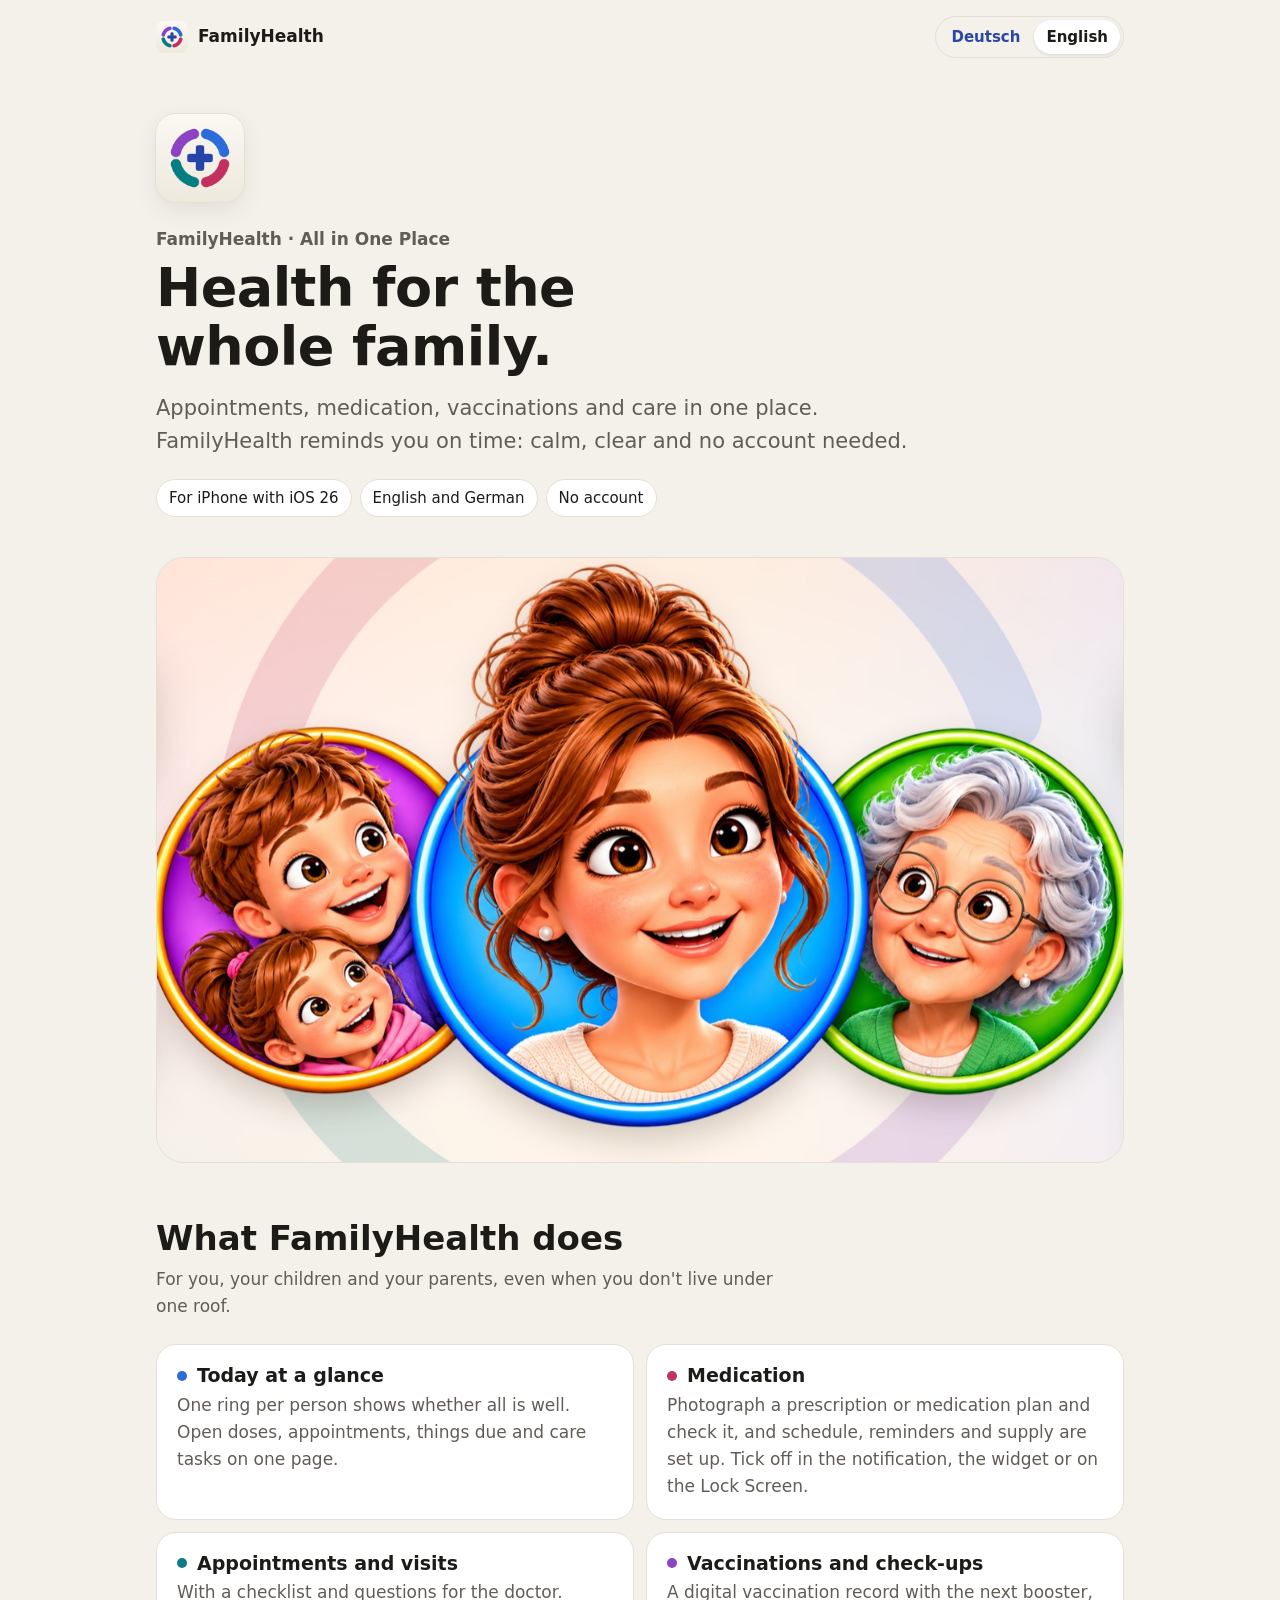
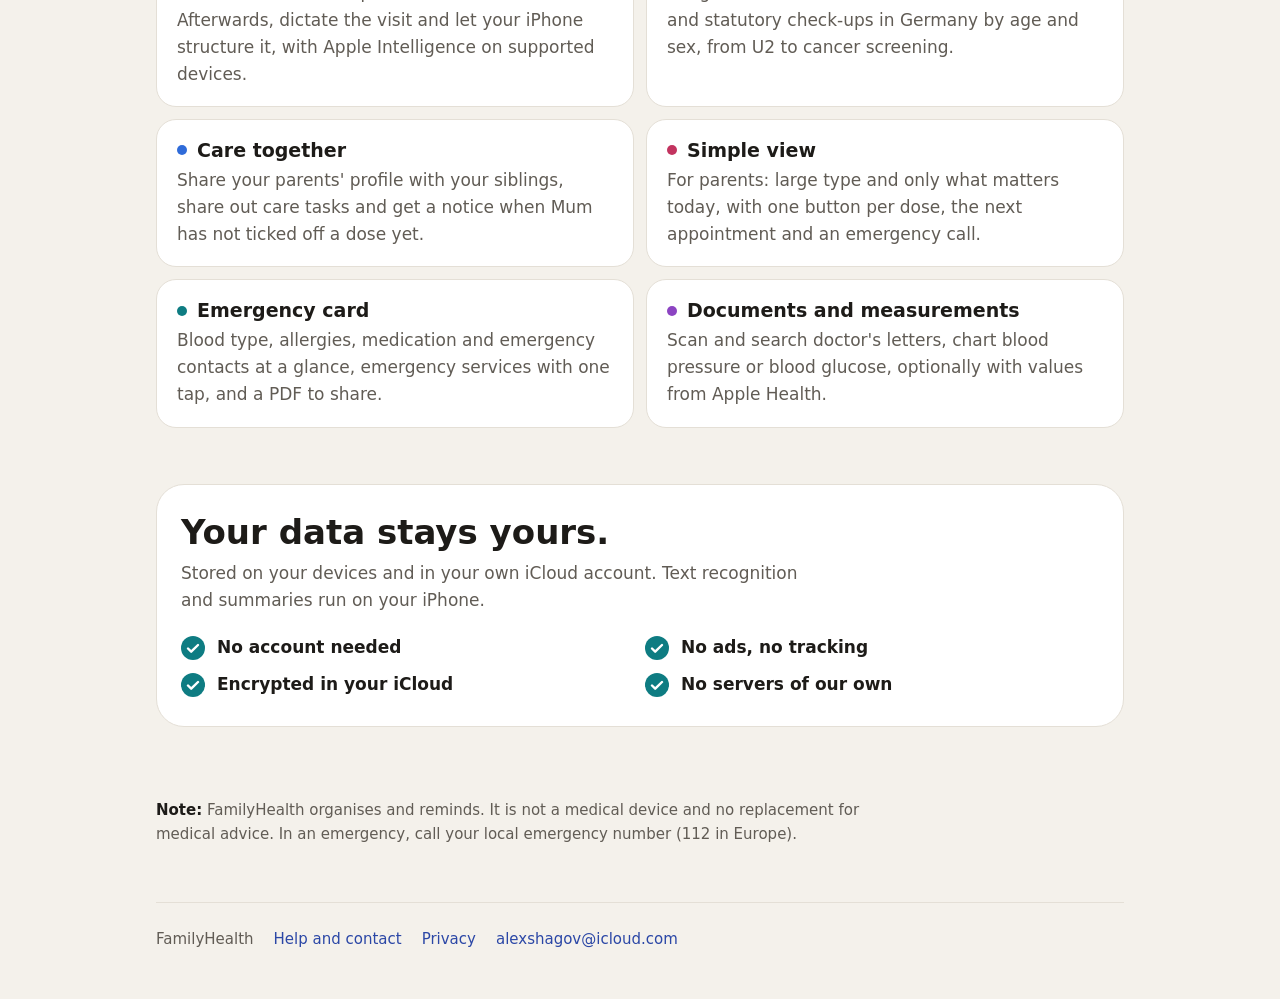
<file: en.html>
<!DOCTYPE html>
<html lang="en-GB">
<head>
<meta charset="utf-8">
<meta name="viewport" content="width=device-width, initial-scale=1">
<title>FamilyHealth: All in One Place</title>
<meta name="description" content="FamilyHealth for iPhone: appointments, medication, vaccinations and care for the whole family in one place. Calm, clear and no account needed.">
<meta name="robots" content="index, follow">
<!--
  Marketing URL for App Store Connect (English). German version: index.html.
  No external fonts, scripts or cookies; images live in img/.
  English store screenshots do not exist yet: add a .shots strip like index.html once they do.
-->
<link rel="canonical" href="https://alex-shaggy.github.io/familyhealth/en.html">
<link rel="alternate" hreflang="de" href="https://alex-shaggy.github.io/familyhealth/">
<link rel="alternate" hreflang="en" href="https://alex-shaggy.github.io/familyhealth/en.html">
<link rel="alternate" hreflang="x-default" href="https://alex-shaggy.github.io/familyhealth/en.html">
<link rel="icon" type="image/png" href="img/favicon.png">
<link rel="apple-touch-icon" href="img/apple-touch-icon.png">
<meta property="og:type" content="website">
<meta property="og:title" content="FamilyHealth: All in One Place">
<meta property="og:description" content="Appointments, medication, vaccinations and care for the whole family in one place.">
<meta property="og:image" content="https://alex-shaggy.github.io/familyhealth/img/familie-mitte.jpg">
<meta property="og:locale" content="en_GB">
<link rel="stylesheet" href="start.css">
</head>
<body>
<div class="wrap">
<header class="top">
  <a class="brand" href="en.html"><img src="img/favicon.png" alt="" width="32" height="32">FamilyHealth</a>
  <nav class="lang" aria-label="Language / Sprache">
    <a href="./" hreflang="de" lang="de">Deutsch</a>
    <a href="en.html" hreflang="en" aria-current="page">English</a>
  </nav>
</header>

<main>
  <div class="hero">
    <picture>
      <source media="(prefers-color-scheme: dark)" srcset="img/app-symbol-dunkel.png">
      <img class="symbol" src="img/app-symbol.png" alt="FamilyHealth app icon" width="88" height="88">
    </picture>
    <p class="eyebrow">FamilyHealth · All in One Place</p>
    <h1>Health for the whole family.</h1>
    <p class="lead">Appointments, medication, vaccinations and care in one place. FamilyHealth reminds you on time: calm, clear and no account needed.</p>
    <ul class="facts">
      <li>For iPhone with iOS 26</li>
      <li>English and German</li>
      <li>No account</li>
    </ul>
    <!-- After release, add the App Store link here (https://apps.apple.com/gb/app/id…). -->
  </div>

  <figure class="banner centre">
    <img src="img/familie-mitte.jpg" width="1200" height="1148" alt="Portraits of a family inside the app's family circle.">
  </figure>

  <section aria-labelledby="features">
    <h2 id="features">What FamilyHealth does</h2>
    <p class="sub">For you, your children and your parents, even when you don't live under one roof.</p>
    <ul class="features">
      <li><h3>Today at a glance</h3><p>One ring per person shows whether all is well. Open doses, appointments, things due and care tasks on one page.</p></li>
      <li><h3>Medication</h3><p>Photograph a prescription or medication plan and check it, and schedule, reminders and supply are set up. Tick off in the notification, the widget or on the Lock Screen.</p></li>
      <li><h3>Appointments and visits</h3><p>With a checklist and questions for the doctor. Afterwards, dictate the visit and let your iPhone structure it, with Apple Intelligence on supported devices.</p></li>
      <li><h3>Vaccinations and check-ups</h3><p>A digital vaccination record with the next booster, and statutory check-ups in Germany by age and sex, from U2 to cancer screening.</p></li>
      <li><h3>Care together</h3><p>Share your parents' profile with your siblings, share out care tasks and get a notice when Mum has not ticked off a dose yet.</p></li>
      <li><h3>Simple view</h3><p>For parents: large type and only what matters today, with one button per dose, the next appointment and an emergency call.</p></li>
      <li><h3>Emergency card</h3><p>Blood type, allergies, medication and emergency contacts at a glance, emergency services with one tap, and a PDF to share.</p></li>
      <li><h3>Documents and measurements</h3><p>Scan and search doctor's letters, chart blood pressure or blood glucose, optionally with values from Apple Health.</p></li>
    </ul>
  </section>

  <section aria-labelledby="data">
    <div class="privacy">
      <h2 id="data">Your data stays yours.</h2>
      <p class="sub" style="margin-bottom:0">Stored on your devices and in your own iCloud account. Text recognition and summaries run on your iPhone.</p>
      <ul class="checks">
        <li>No account needed</li>
        <li>No ads, no tracking</li>
        <li>Encrypted in your iCloud</li>
        <li>No servers of our own</li>
      </ul>
    </div>
  </section>

  <section>
    <p class="note"><strong>Note:</strong> FamilyHealth organises and reminds. It is not a medical device and no replacement for medical advice. In an emergency, call your local emergency number (112 in Europe).</p>
  </section>
</main>

<footer>
  <span>FamilyHealth</span>
  <a href="support.html#en">Help and contact</a>
  <a href="datenschutz.html#en">Privacy</a>
  <a href="mailto:alexshagov@icloud.com?subject=FamilyHealth">alexshagov@icloud.com</a>
</footer>
</div>
</body>
</html>
</file>
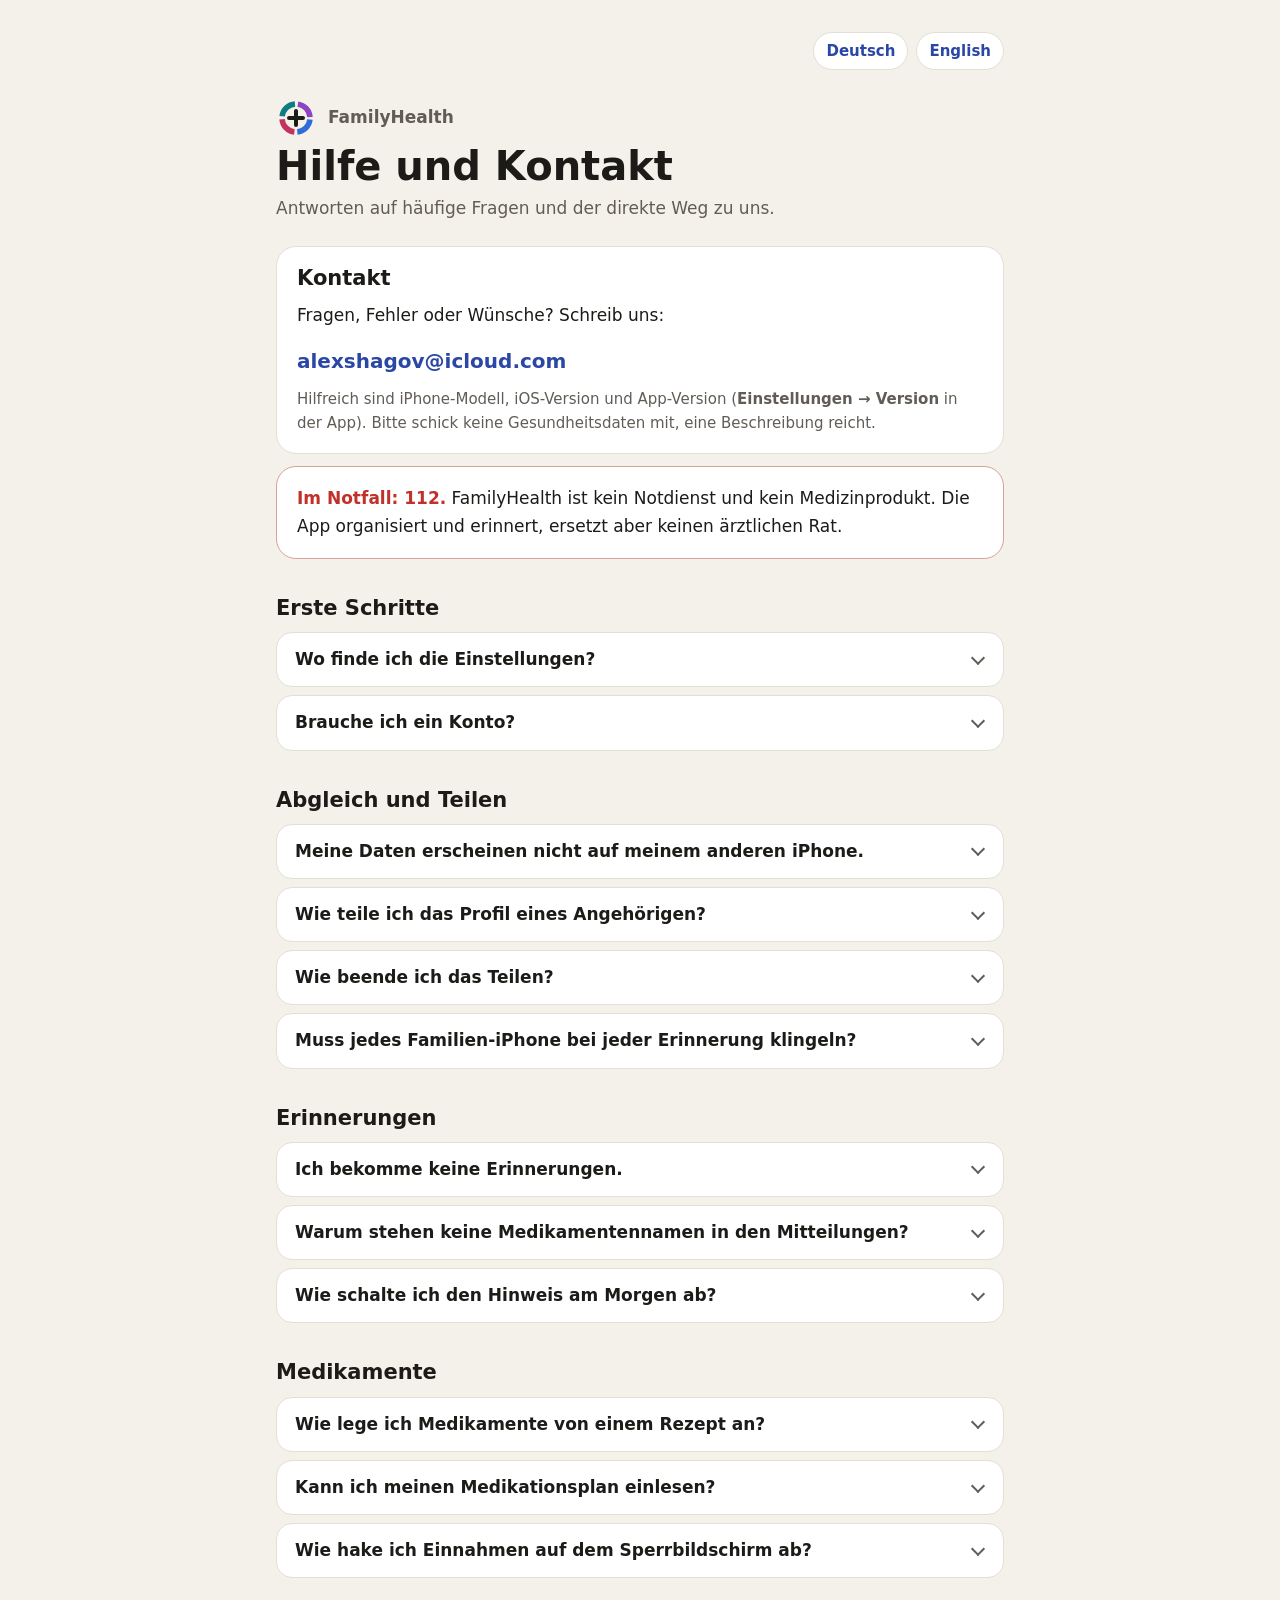
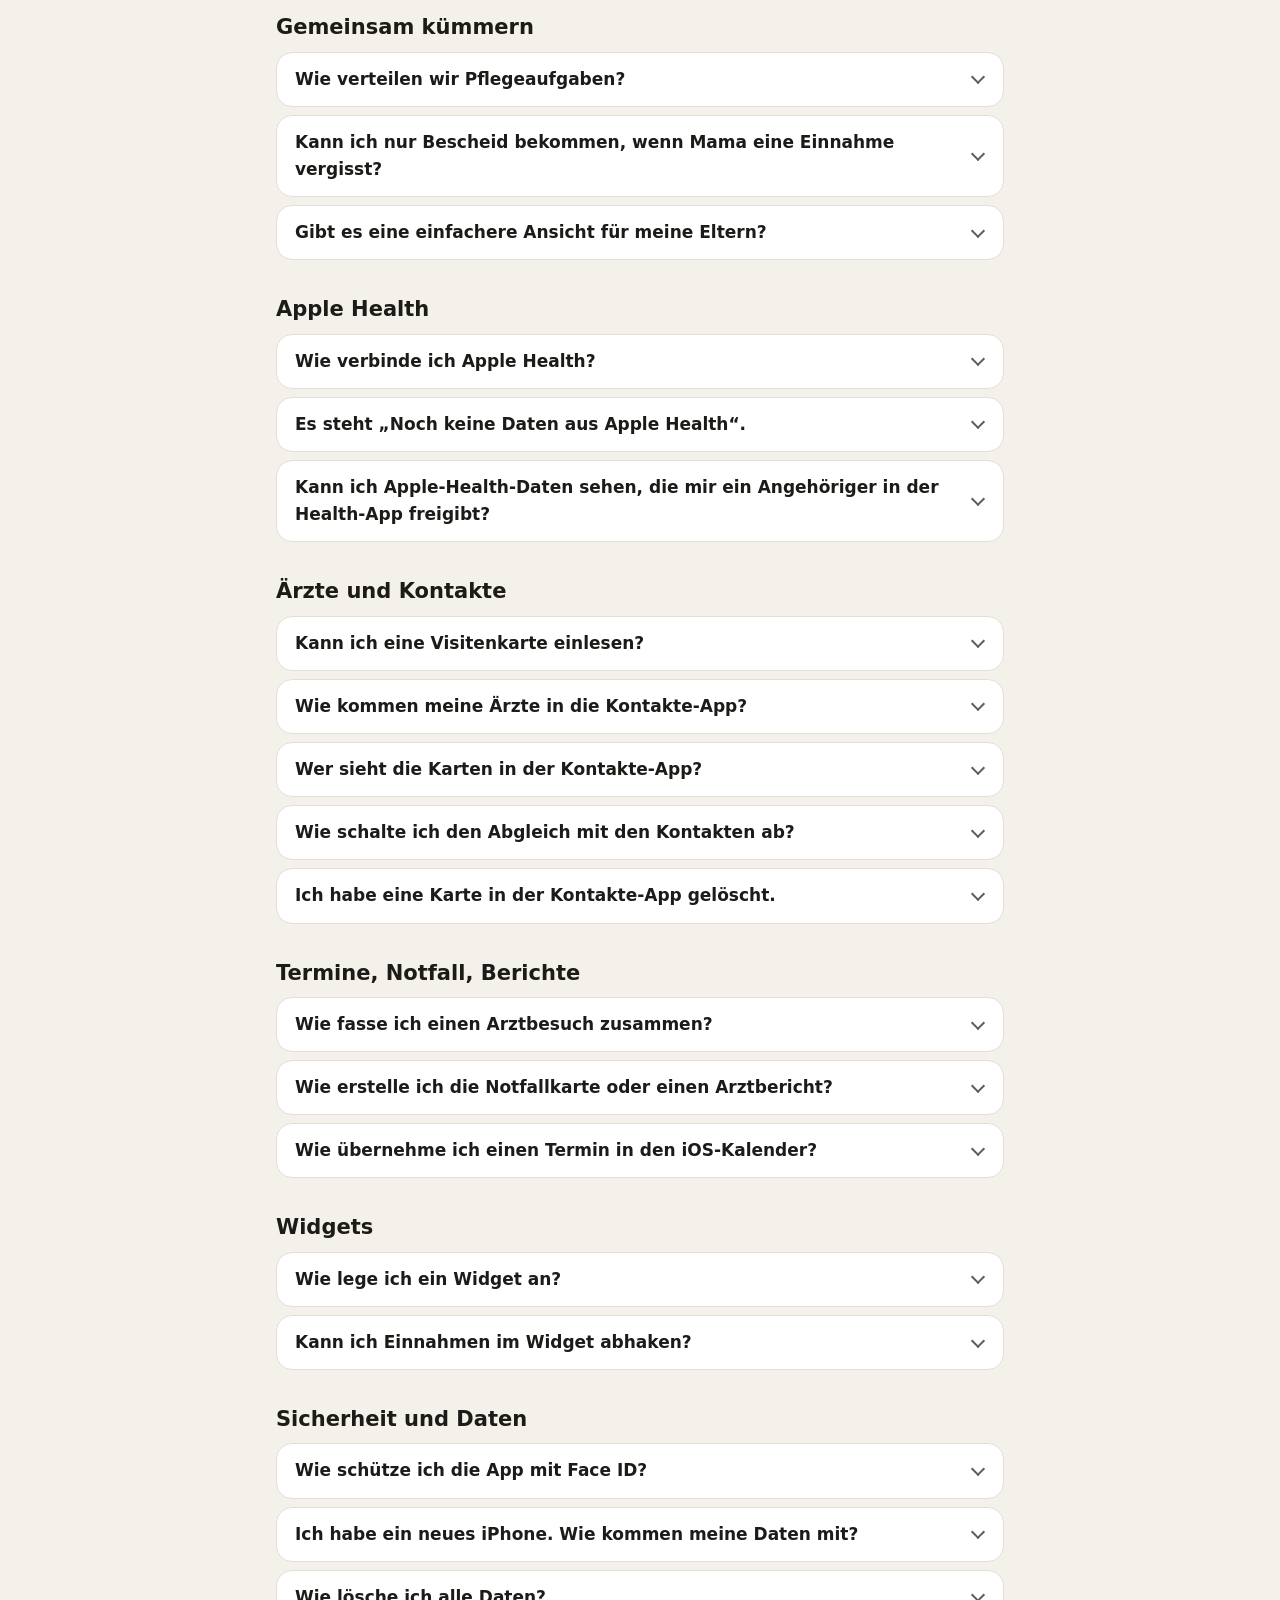
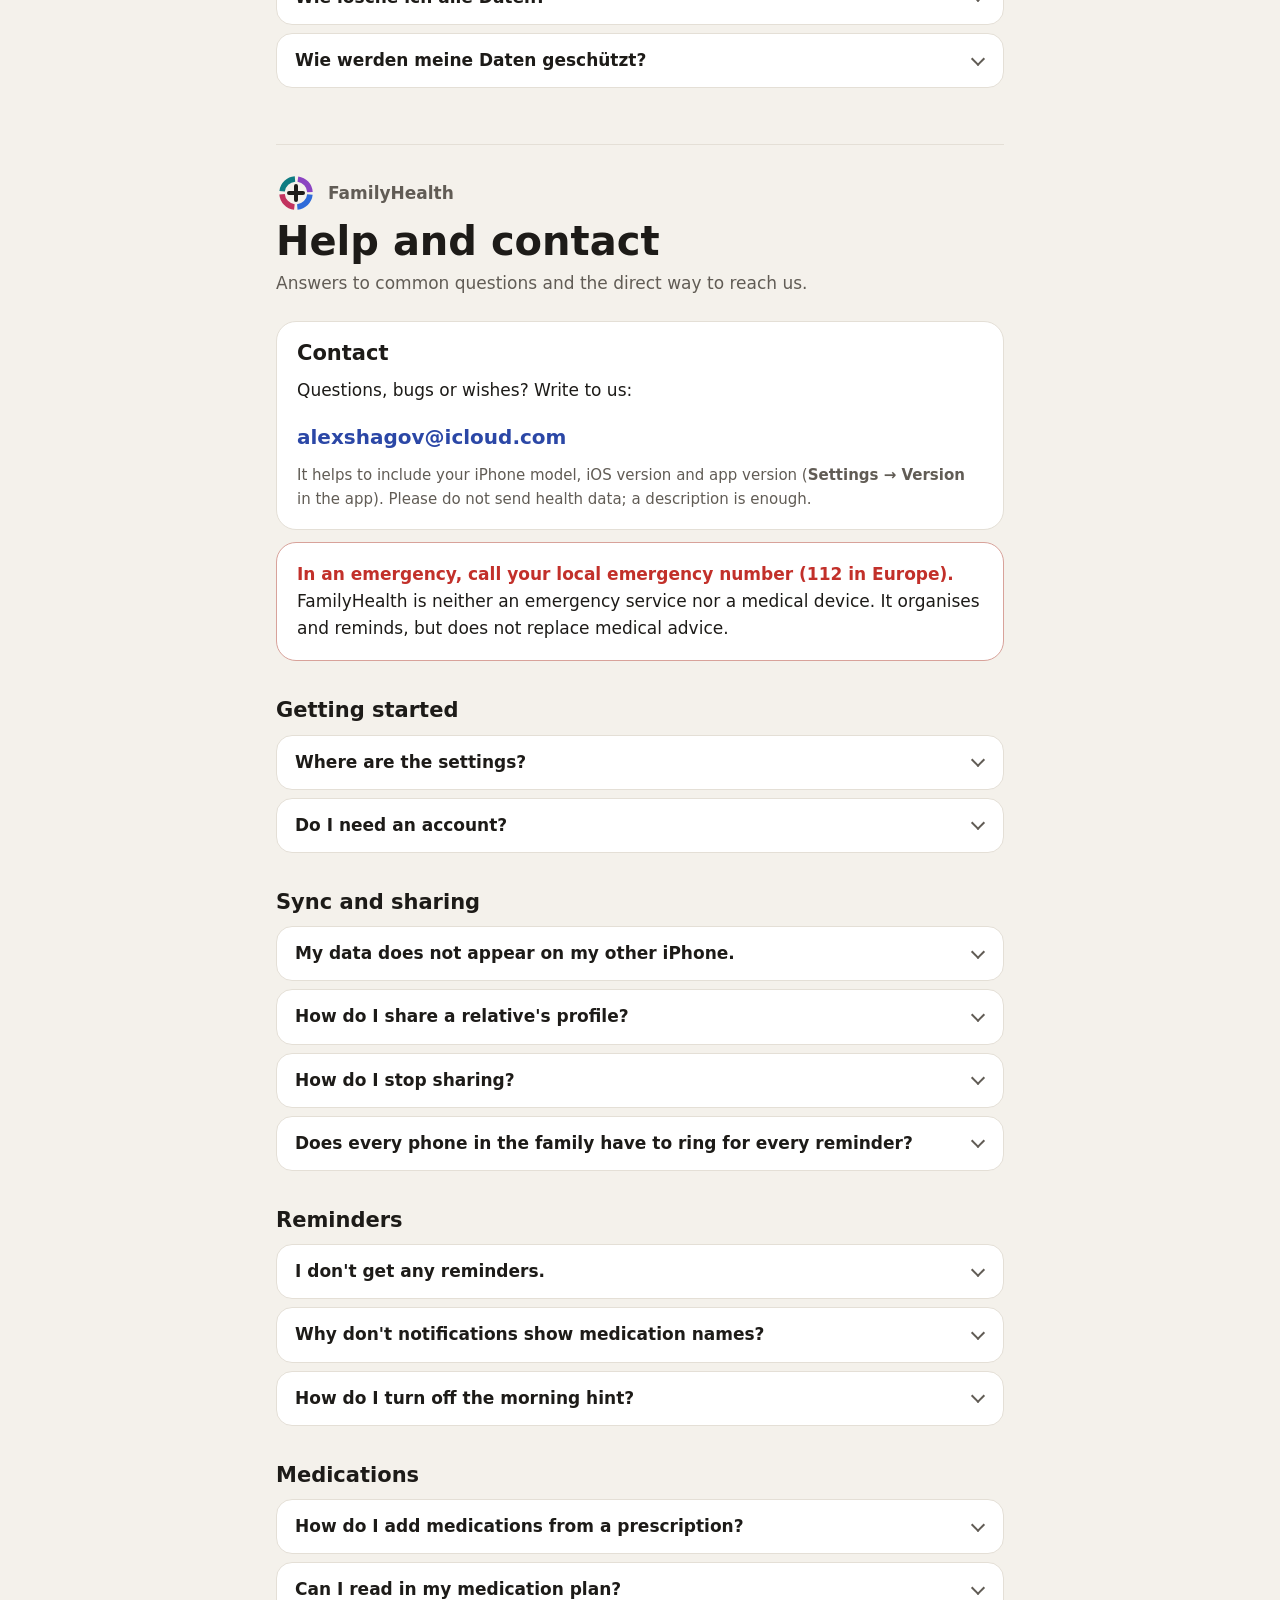
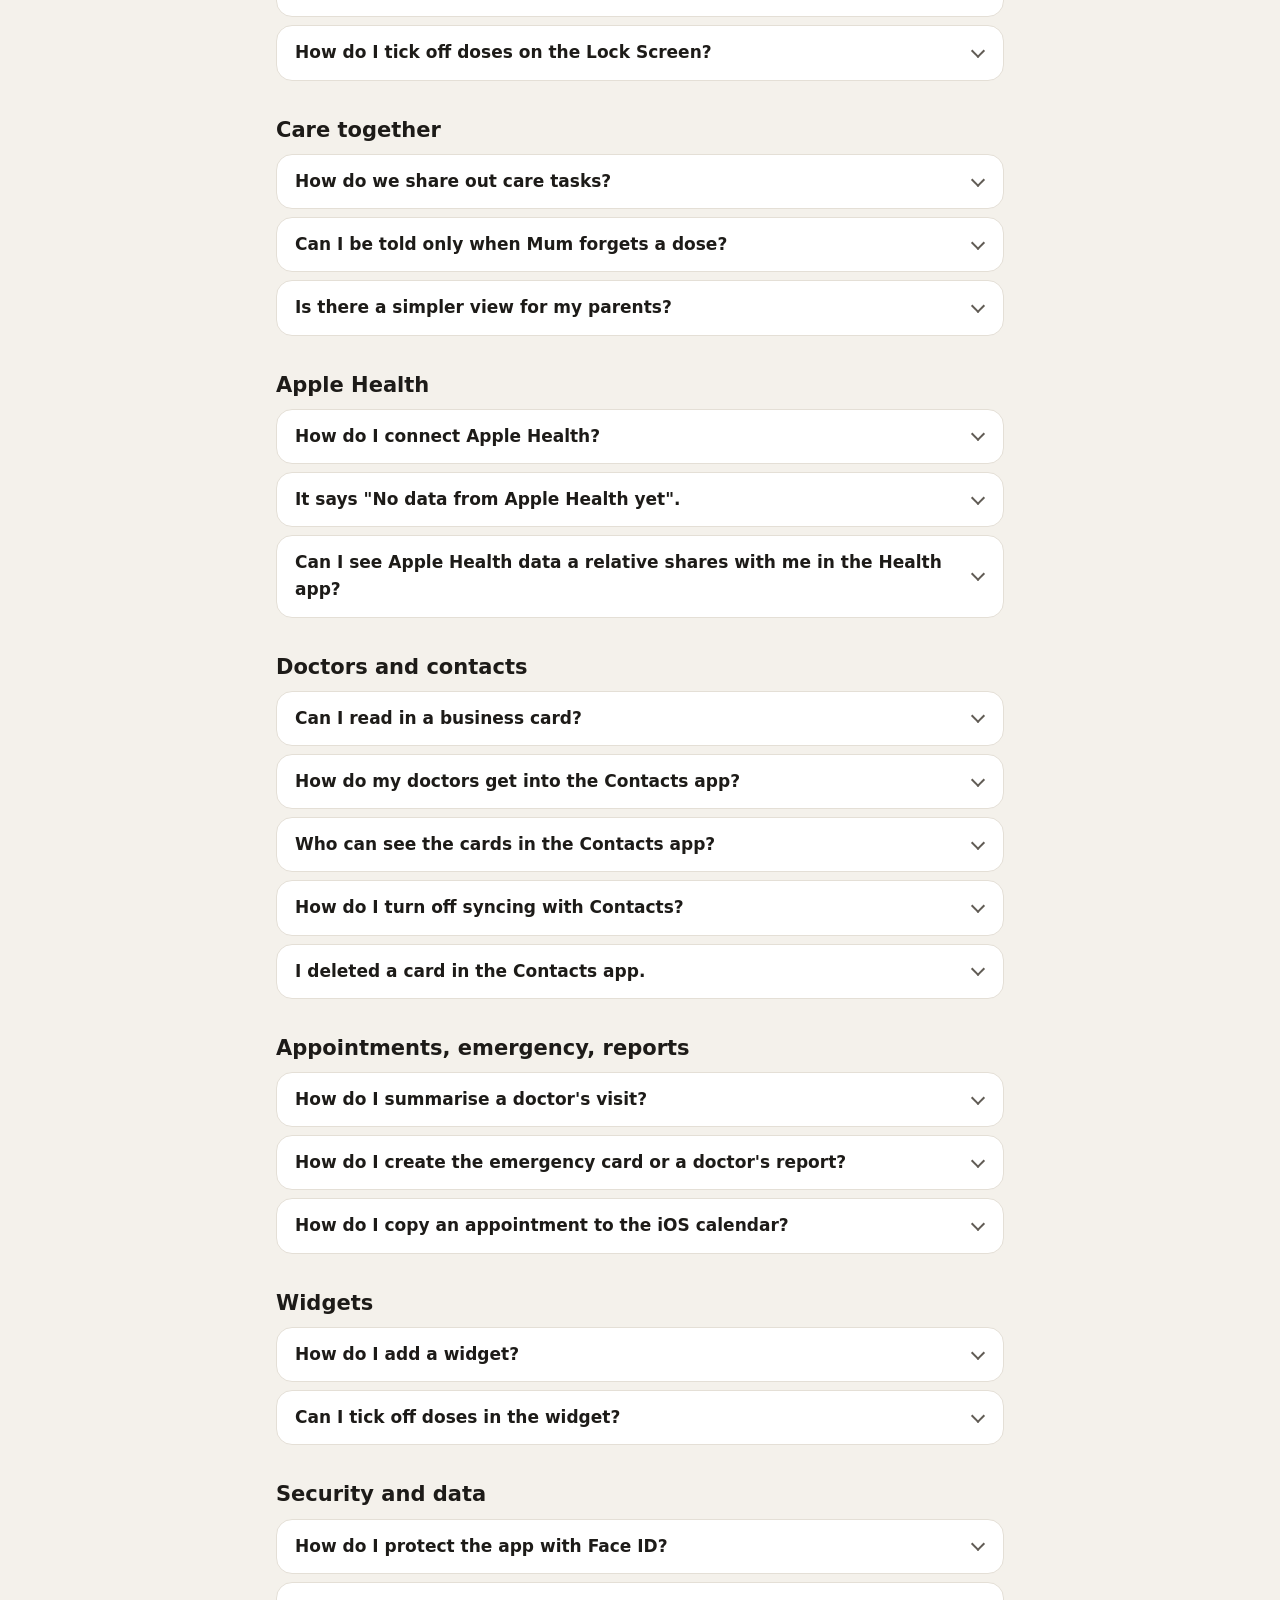
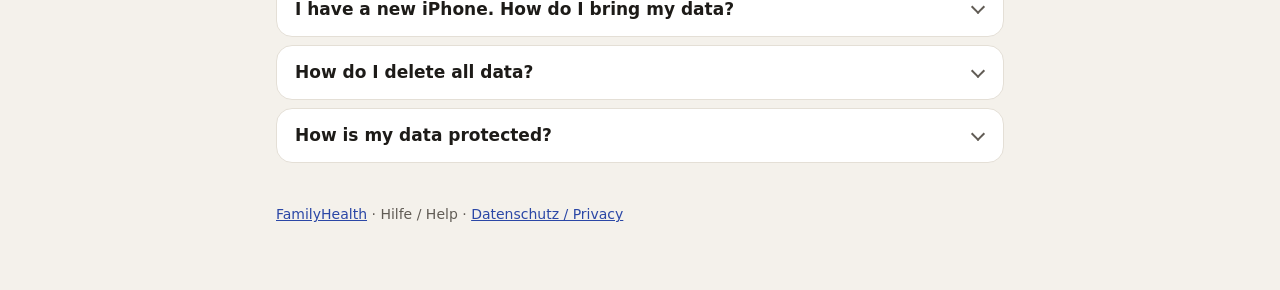
<file: support.html>
<!DOCTYPE html>
<html lang="de">
<head>
<meta charset="utf-8">
<meta name="viewport" content="width=device-width, initial-scale=1">
<title>FamilyHealth Hilfe</title>
<meta name="description" content="Hilfe und Kontakt für die iPhone-App FamilyHealth · Help and contact for the iPhone app FamilyHealth">
<meta name="robots" content="index, follow">
<!--
  Support-URL für App Store Connect. Eigenständig: keine externen Schriften, Skripte, Bilder oder Cookies.
  Liegt im selben Ordner wie datenschutz.html (relativer Link).
  Die markierten Absätze zur Übernahme aus Apple Health entfernen, wenn die Funktion im Store-Build abgeschaltet ist.
-->
<style>
:root {
  --bg: #F4F1EB;
  --paper: #FFFFFF;
  --ink: #1D1B18;
  --muted: #615C55;
  --accent: #2B47A6;
  --line: #E4DFD6;
  --bad: #C2302A;
  --rounded: ui-rounded, "SF Pro Rounded", system-ui, sans-serif;
  --body: -apple-system, BlinkMacSystemFont, "SF Pro Text", "Segoe UI", Roboto, system-ui, sans-serif;
  color-scheme: light;
}
@media (prefers-color-scheme: dark) {
  :root:not([data-theme="light"]) {
    --bg: #12110F; --paper: #1D1C1A; --ink: #F1EEE8; --muted: #A9A398; --accent: #8FA3F5;
    --line: #34312C; --bad: #FF7A70; color-scheme: dark;
  }
}
:root[data-theme="dark"] {
  --bg: #12110F; --paper: #1D1C1A; --ink: #F1EEE8; --muted: #A9A398; --accent: #8FA3F5;
  --line: #34312C; --bad: #FF7A70; color-scheme: dark;
}
* { box-sizing: border-box; }
html { -webkit-text-size-adjust: 100%; }
body { margin: 0; background: var(--bg); color: var(--ink); font-family: var(--body); font-size: 17px; line-height: 1.6; }
main { max-width: 760px; margin: 0 auto; padding: 32px 16px 64px; }
nav.lang { display: flex; gap: 8px; justify-content: flex-end; font-size: 15px; }
nav.lang a { color: var(--accent); text-decoration: none; font-weight: 600; padding: 6px 12px; border-radius: 99px; border: 1px solid var(--line); background: var(--paper); }
nav.lang a:hover { border-color: var(--accent); }
.brand { display: flex; align-items: center; gap: 12px; margin: 28px 0 6px; }
.brand svg { flex: none; }
.app { font-family: var(--rounded); font-weight: 700; color: var(--muted); font-size: 17px; }
h1 { font-family: var(--rounded); font-weight: 800; font-size: clamp(30px, 6vw, 40px); line-height: 1.12; margin: 0 0 6px; text-wrap: balance; }
.lead { color: var(--muted); margin: 0 0 24px; }
h2 { font-family: var(--rounded); font-weight: 700; font-size: 21px; line-height: 1.3; margin: 36px 0 10px; text-wrap: balance; }
p, ul, ol { margin: 0 0 12px; }
ul, ol { padding-left: 1.3em; }
li { margin-bottom: 4px; }
a { color: var(--accent); overflow-wrap: anywhere; }
.card { background: var(--paper); border: 1px solid var(--line); border-radius: 20px; padding: 18px 20px; margin: 0 0 12px; }
.card p:last-child { margin-bottom: 0; }
.contact .mail { display: inline-block; margin: 4px 0 10px; font-family: var(--rounded); font-weight: 700; font-size: 20px; color: var(--accent); text-decoration: none; }
.contact .mail:hover { text-decoration: underline; }
.contact .hint { color: var(--muted); font-size: 15px; }
.emergency { border-color: color-mix(in srgb, var(--bad) 35%, var(--line)); }
.emergency strong { color: var(--bad); }
details { background: var(--paper); border: 1px solid var(--line); border-radius: 16px; margin: 0 0 8px; }
details[open] { padding-bottom: 6px; }
summary { cursor: pointer; list-style: none; padding: 13px 44px 13px 18px; font-weight: 600; position: relative; min-height: 44px; }
summary::-webkit-details-marker { display: none; }
summary::after { content: ""; position: absolute; right: 20px; top: 50%; width: 8px; height: 8px; border-right: 2px solid var(--muted); border-bottom: 2px solid var(--muted); transform: translateY(-70%) rotate(45deg); transition: transform .2s; }
details[open] summary::after { transform: translateY(-30%) rotate(225deg); }
summary:focus-visible { outline: 2px solid var(--accent); outline-offset: 2px; border-radius: 16px; }
details > :not(summary) { margin-left: 18px; margin-right: 18px; }
.path { font-weight: 600; }
hr { border: 0; border-top: 1px solid var(--line); margin: 56px 0 0; }
footer { color: var(--muted); font-size: 14px; margin-top: 40px; }
@media (prefers-reduced-motion: reduce) { summary::after { transition: none; } }
</style>
</head>
<body>
<main>
<nav class="lang" aria-label="Sprache / Language">
  <a href="#de" hreflang="de">Deutsch</a>
  <a href="#en" hreflang="en">English</a>
</nav>

<!-- ============================== DEUTSCH ============================== -->
<article id="de" lang="de">
  <div class="brand">
    <svg width="40" height="40" viewBox="0 0 40 40" aria-hidden="true">
      <g fill="none" stroke-width="5.5" stroke-dasharray="19 68.96" transform="rotate(6.1 20 20)">
        <circle cx="20" cy="20" r="14" stroke="#2F6BD9"/>
        <circle cx="20" cy="20" r="14" stroke="#C2335F" stroke-dashoffset="-21.99"/>
        <circle cx="20" cy="20" r="14" stroke="#0E7C82" stroke-dashoffset="-43.98"/>
        <circle cx="20" cy="20" r="14" stroke="#8C44C2" stroke-dashoffset="-65.97"/>
      </g>
      <path d="M20 13v14M13 20h14" stroke="currentColor" stroke-width="4" stroke-linecap="round"/>
    </svg>
    <span class="app">FamilyHealth</span>
  </div>
  <h1>Hilfe und Kontakt</h1>
  <p class="lead">Antworten auf häufige Fragen und der direkte Weg zu uns.</p>

  <section class="card contact" aria-labelledby="de-kontakt">
    <h2 id="de-kontakt" style="margin-top:0">Kontakt</h2>
    <p>Fragen, Fehler oder Wünsche? Schreib uns:</p>
    <a class="mail" href="mailto:alexshagov@icloud.com?subject=FamilyHealth">alexshagov@icloud.com</a>
    <p class="hint">Hilfreich sind iPhone-Modell, iOS-Version und App-Version (<span class="path">Einstellungen → Version</span> in der App). Bitte schick keine Gesundheitsdaten mit, eine Beschreibung reicht.</p>
  </section>

  <section class="card emergency">
    <p><strong>Im Notfall: 112.</strong> FamilyHealth ist kein Notdienst und kein Medizinprodukt. Die App organisiert und erinnert, ersetzt aber keinen ärztlichen Rat.</p>
  </section>

  <h2>Erste Schritte</h2>
  <details>
    <summary>Wo finde ich die Einstellungen?</summary>
    <p>Tippe oben rechts auf das runde Profilsymbol, zum Beispiel in „Heute“.</p>
  </details>
  <details>
    <summary>Brauche ich ein Konto?</summary>
    <p>Nein. FamilyHealth hat keine eigenen Konten. Abgleich und Teilen laufen über deinen Apple-Account und iCloud. Ohne iCloud funktioniert die App auch, die Daten bleiben dann nur auf dem iPhone.</p>
  </details>

  <h2>Abgleich und Teilen</h2>
  <details>
    <summary>Meine Daten erscheinen nicht auf meinem anderen iPhone.</summary>
    <ol>
      <li>Auf beiden Geräten mit demselben Apple-Account bei iCloud anmelden.</li>
      <li>In der App unter <span class="path">Einstellungen → iCloud und Daten</span> den Status prüfen. Steht dort „Nicht bei iCloud angemeldet“, bleiben die Daten auf diesem Gerät.</li>
      <li>Die App auf beiden Geräten öffnen; der Abgleich braucht manchmal einen Moment.</li>
    </ol>
  </details>
  <details>
    <summary>Wie teile ich das Profil eines Angehörigen?</summary>
    <p>Öffne <span class="path">Familie → Person</span> und tippe oben auf das Teilen-Symbol (Person mit Plus). Wähle, wie du die Einladung verschickst und ob die andere Person nur lesen oder auch bearbeiten darf. Sie braucht FamilyHealth und iCloud auf ihrem iPhone. Erscheint „Teilen braucht iCloud“, melde dich zuerst bei iCloud an.</p>
  </details>
  <details>
    <summary>Wie beende ich das Teilen?</summary>
    <p>Bei einer geteilten Person zeigt das Symbol oben zwei Personen. Tippe darauf und wähle „Teilen beenden“. Eingeladene können eine Freigabe auf demselben Weg verlassen. Alle Freigaben siehst du unter <span class="path">Einstellungen → Mithelfende</span>.</p>
  </details>
  <details>
    <summary>Muss jedes Familien-iPhone bei jeder Erinnerung klingeln?</summary>
    <p>Nein. Unter <span class="path">Einstellungen → Erinnerungen → Erinnern auf diesem iPhone für</span> wählst du auf jedem Gerät je Person „Erinnern“, „Nur wenn offen“ oder „Aus“.</p>
  </details>

  <h2>Erinnerungen</h2>
  <details>
    <summary>Ich bekomme keine Erinnerungen.</summary>
    <ul>
      <li>Unter <span class="path">Einstellungen → Erinnerungen</span> Mitteilungen erlauben, oder in den iOS-Einstellungen unter <span class="path">Mitteilungen → FamilyHealth</span>.</li>
      <li>Prüfen, ob die Person unter „Erinnern auf diesem iPhone für“ eingeschaltet ist.</li>
      <li>Ein Fokus wie „Nicht stören“ kann Mitteilungen zurückhalten.</li>
    </ul>
  </details>
  <details>
    <summary>Warum stehen keine Medikamentennamen in den Mitteilungen?</summary>
    <p>Damit auf dem Sperrbildschirm niemand mitliest, sind sie anfangs ausgeblendet. Einschalten unter <span class="path">Einstellungen → Erinnerungen → Medikamentennamen</span>.</p>
  </details>
  <details>
    <summary>Wie schalte ich den Hinweis am Morgen ab?</summary>
    <p>Unter <span class="path">Einstellungen → Erinnerungen → Überfälliges und Offenes</span>. Dieser Schalter steuert die zweite Erinnerung, wenn eine Einnahme nach zwei Stunden noch offen ist, und den Hinweis um 9:00 Uhr bei Überfälligem oder knappem Vorrat.</p>
  </details>

  <h2>Medikamente</h2>
  <details>
    <summary>Wie lege ich Medikamente von einem Rezept an?</summary>
    <p>Tippe auf <span class="path">Neu → Rezept</span> oder öffne <span class="path">Familie → Person → Medikamente</span> und wähle beim Hinzufügen „Rezept fotografieren“. Das geht mit dem rosa Kassenrezept, einem Privatrezept oder dem Ausdruck eines E-Rezepts. Die App liest Medikament, Stärke, Dosierung und Packung auf dem iPhone. Prüfe alles; steht keine Dosierung auf dem Rezept, wählst du ein Schema. Danach legt die App Einnahmeplan, Erinnerungen und Vorrat an. Das Foto wird nicht gespeichert.</p>
  </details>
  <details>
    <summary>Kann ich meinen Medikationsplan einlesen?</summary>
    <p>Ja, den ausgedruckten bundeseinheitlichen Medikationsplan mit dem quadratischen Code oben rechts: <span class="path">Neu → Medikationsplan</span>. Die App liest Code und Tabelle auf dem iPhone; vor dem Speichern prüfst du jede Zeile, auch Person, Doppelte, Bedarfsmedikation und Allergien. Namen, die nur aus der Texterkennung stammen, sind als „erkannt“ markiert.</p>
  </details>
  <details>
    <summary>Wie hake ich Einnahmen auf dem Sperrbildschirm ab?</summary>
    <p>Unter <span class="path">Einstellungen → Einnahmen auf dem Sperrbildschirm</span>. Ab 30 Minuten vor der Einnahmezeit erscheinen die fälligen Medikamente mit Kästchen auf dem Sperrbildschirm und in der Dynamic Island, bis alles abgehakt ist. Das klappt, sobald die App um diese Zeit einmal offen war.</p>
  </details>

  <h2>Gemeinsam kümmern</h2>
  <details>
    <summary>Wie verteilen wir Pflegeaufgaben?</summary>
    <p>Öffne <span class="path">Familie → Person → Pflegeaufgaben</span> und lege mit + eine Aufgabe an, auch aus Vorlagen wie „Rezept abholen“ und auf Wunsch wiederkehrend. Mit „Übernehme ich“ gehört sie dir. Ist das Profil geteilt, sehen alle Mithelfenden dieselbe Liste und wer was übernommen oder erledigt hat. „Heute“ zeigt deine und noch nicht verteilte fällige Aufgaben.</p>
  </details>
  <details>
    <summary>Kann ich nur Bescheid bekommen, wenn Mama eine Einnahme vergisst?</summary>
    <p>Ja. Unter <span class="path">Einstellungen → Erinnerungen</span> bei ihr „Nur wenn offen“ wählen und unter „Hinweis nach“ die Wartezeit. Dann erinnert dein iPhone nicht zur Einnahmezeit, sondern meldet sich nur, wenn die Einnahme danach noch nicht abgehakt ist. Steht ihre Telefonnummer im Profil, kannst du direkt aus der Mitteilung anrufen.</p>
  </details>
  <details>
    <summary>Gibt es eine einfachere Ansicht für meine Eltern?</summary>
    <p>Ja. Auf dem iPhone deiner Mutter oder deines Vaters <span class="path">Einstellungen → Einfache Ansicht</span> einschalten und unter „Für wen“ das Profil wählen. Dann zeigt die App große Schrift und nur, was heute zählt: Einnahme mit einem Knopf und „Rückgängig“, den nächsten Termin mit Anrufen und Route und den Notruf.</p>
  </details>

  <h2>Apple Health</h2>
  <details>
    <summary>Wie verbinde ich Apple Health?</summary>
    <p>Unter <span class="path">Einstellungen → Apple Health → Verbinden</span> und die gewünschten Werte erlauben. Die Werte erscheinen beim eigenen Profil, nur auf diesem iPhone gelesen und nie in iCloud gespeichert.</p>
  </details>
  <details>
    <summary>Es steht „Noch keine Daten aus Apple Health“.</summary>
    <p>Öffne die Health-App, tippe auf dein Profilbild, dann auf <span class="path">Apps → FamilyHealth</span>, und erlaube das Lesen. iOS teilt Apps nicht mit, ob das Lesen erlaubt ist; deshalb kann FamilyHealth nicht unterscheiden, ob keine Daten da sind oder der Zugriff fehlt.</p>
  </details>
  <details>
    <summary>Kann ich Apple-Health-Daten sehen, die mir ein Angehöriger in der Health-App freigibt?</summary>
    <p>Nein. Was andere in der Health-App unter „Teilen“ freigeben, kann iOS an keine App weitergeben.</p>
  </details>

  <h2>Ärzte und Kontakte</h2>
  <details>
    <summary>Kann ich eine Visitenkarte einlesen?</summary>
    <p>Ja. Beim Anlegen oder Bearbeiten einer Ärztin oder eines Arztes oben „Visitenkarte scannen“ oder „Visitenkarte aus Fotos“ wählen. Die App liest den Text auf dem iPhone und trägt Name, Praxis, Telefon und weitere Angaben ein; prüfe sie vor dem Sichern. Zeilen, die sie nicht zuordnen kann, lassen sich in die Notizen übernehmen. Das Bild wird nicht gespeichert, und nichts verlässt das iPhone.</p>
  </details>
  <details>
    <summary>Wie kommen meine Ärzte in die Kontakte-App?</summary>
    <p>Beim ersten Sichern einer Ärztin oder eines Arztes fragt iOS nach dem Zugriff auf deine Kontakte. Erlaubst du ihn, legt FamilyHealth für jede Ärztin und jeden Arzt eine Karte an und übernimmt Änderungen in beide Richtungen. Notizen und Sprechzeiten bleiben in FamilyHealth. Den Stand siehst du unter <span class="path">Einstellungen → iPhone-Kontakte</span>. Hast du den Zugriff abgelehnt, erlaubst du ihn dort über „In den Einstellungen erlauben“.</p>
  </details>
  <details>
    <summary>Wer sieht die Karten in der Kontakte-App?</summary>
    <p>Die Karten liegen in dem Konto, in dem deine Kontakte gespeichert werden, meist iCloud, und erscheinen so auch auf deinen anderen Geräten. Apps, die deine Kontakte lesen dürfen, sehen sie, auch Fachrichtung und Funktion. Andere Kontakte liest FamilyHealth nur, um doppelte Karten zu vermeiden, und überträgt sie nicht. Mehr dazu in der <a href="datenschutz.html#de">Datenschutzerklärung</a>.</p>
  </details>
  <details>
    <summary>Wie schalte ich den Abgleich mit den Kontakten ab?</summary>
    <p>Unter <span class="path">Einstellungen → iPhone-Kontakte</span> „Ärzte in Kontakten sichern“ ausschalten. Bereits angelegte Karten bleiben in der Kontakte-App; du kannst sie dort löschen. Löschst du eine Ärztin oder einen Arzt in FamilyHealth, nimmt „Löschen, auch aus Kontakten“ die Karte gleich mit.</p>
  </details>
  <details>
    <summary>Ich habe eine Karte in der Kontakte-App gelöscht.</summary>
    <p>FamilyHealth legt sie nicht von selbst neu an. Bei der Ärztin oder dem Arzt steht dann „Die Karte wurde in der Kontakte-App gelöscht.“ Mit „Wieder in Kontakten sichern“ entsteht sie neu.</p>
  </details>

  <h2>Termine, Notfall, Berichte</h2>
  <details>
    <summary>Wie fasse ich einen Arztbesuch zusammen?</summary>
    <p>Termin öffnen und „Besuch zusammenfassen“ wählen, dann diktieren oder tippen. Die App ordnet den Text auf dem iPhone, auf unterstützten Geräten mit Apple Intelligence, sonst mit einfachen Regeln. Prüfe jede Zeile, bevor du übernimmst. Einen neuen Termin kannst du auch unter <span class="path">Neu → Termin per Sprache</span> diktieren.</p>
  </details>
  <details>
    <summary>Wie erstelle ich die Notfallkarte oder einen Arztbericht?</summary>
    <p>Öffne <span class="path">Familie → Person</span> und tippe oben auf das Dokument-Symbol, dann auf „Arztbericht“ oder „Notfallkarte“. Die Notfallkarte gibt es auch unter <span class="path">Notfall → Notfallkarte als PDF</span>. Beide kannst du teilen, drucken oder in Dateien sichern.</p>
  </details>
  <details>
    <summary>Wie übernehme ich einen Termin in den iOS-Kalender?</summary>
    <p>Termin öffnen und „In Kalender übernehmen“ wählen. Das ist eine einmalige Kopie; spätere Änderungen in FamilyHealth werden nicht übertragen.</p>
  </details>

  <h2>Widgets</h2>
  <details>
    <summary>Wie lege ich ein Widget an?</summary>
    <p>Auf dem Home-Bildschirm lange auf eine freie Stelle drücken, <span class="path">Bearbeiten → Widget hinzufügen</span> wählen und nach FamilyHealth suchen. Es gibt „Medikamente heute“, „Nächste Termine“ und „Fällig“. Für eine einzelne Person: lange auf das Widget drücken und „Widget bearbeiten“ wählen.</p>
  </details>
  <details>
    <summary>Kann ich Einnahmen im Widget abhaken?</summary>
    <p>Ja, im Widget „Medikamente heute“ auf das Kästchen tippen. Die App trägt die Einnahme ein, sobald sie das nächste Mal läuft. Ist die App-Sperre an, kannst du unter <span class="path">Einstellungen → Details in Widgets und auf dem Sperrbildschirm</span> festlegen, dass Widgets nur Uhrzeiten und Anzahlen zeigen.</p>
  </details>

  <h2>Sicherheit und Daten</h2>
  <details>
    <summary>Wie schütze ich die App mit Face ID?</summary>
    <p>Unter <span class="path">Einstellungen → Mit Face ID sperren</span>. Dafür muss auf dem iPhone ein Code eingerichtet sein. Die App fragt danach, wenn sie eine Minute im Hintergrund war.</p>
  </details>
  <details>
    <summary>Ich habe ein neues iPhone. Wie kommen meine Daten mit?</summary>
    <p>Mit demselben Apple-Account bei iCloud anmelden und FamilyHealth installieren; die Daten kommen aus iCloud. Lief die App bisher ohne iCloud, liegen die Daten nur auf dem alten Gerät.</p>
  </details>
  <details>
    <summary>Wie lösche ich alle Daten?</summary>
    <p>Unter <span class="path">Einstellungen → iCloud und Daten → Alle Daten löschen</span>. Das entfernt alle Personen mit allen Einträgen und Dokumenten auf dem Gerät und in iCloud und lässt sich nicht rückgängig machen.</p>
  </details>
  <details>
    <summary>Wie werden meine Daten geschützt?</summary>
    <p>Keine eigenen Server, keine Werbung, kein Tracking. Die Einzelheiten stehen in der <a href="datenschutz.html#de">Datenschutzerklärung</a> und in der App unter <span class="path">Einstellungen → So sind deine Daten geschützt</span>.</p>
  </details>
</article>

<hr>

<!-- ============================== ENGLISH ============================== -->
<article id="en" lang="en">
  <div class="brand">
    <svg width="40" height="40" viewBox="0 0 40 40" aria-hidden="true">
      <g fill="none" stroke-width="5.5" stroke-dasharray="19 68.96" transform="rotate(6.1 20 20)">
        <circle cx="20" cy="20" r="14" stroke="#2F6BD9"/>
        <circle cx="20" cy="20" r="14" stroke="#C2335F" stroke-dashoffset="-21.99"/>
        <circle cx="20" cy="20" r="14" stroke="#0E7C82" stroke-dashoffset="-43.98"/>
        <circle cx="20" cy="20" r="14" stroke="#8C44C2" stroke-dashoffset="-65.97"/>
      </g>
      <path d="M20 13v14M13 20h14" stroke="currentColor" stroke-width="4" stroke-linecap="round"/>
    </svg>
    <span class="app">FamilyHealth</span>
  </div>
  <h1>Help and contact</h1>
  <p class="lead">Answers to common questions and the direct way to reach us.</p>

  <section class="card contact" aria-labelledby="en-contact">
    <h2 id="en-contact" style="margin-top:0">Contact</h2>
    <p>Questions, bugs or wishes? Write to us:</p>
    <a class="mail" href="mailto:alexshagov@icloud.com?subject=FamilyHealth">alexshagov@icloud.com</a>
    <p class="hint">It helps to include your iPhone model, iOS version and app version (<span class="path">Settings → Version</span> in the app). Please do not send health data; a description is enough.</p>
  </section>

  <section class="card emergency">
    <p><strong>In an emergency, call your local emergency number (112 in Europe).</strong> FamilyHealth is neither an emergency service nor a medical device. It organises and reminds, but does not replace medical advice.</p>
  </section>

  <h2>Getting started</h2>
  <details>
    <summary>Where are the settings?</summary>
    <p>Tap the round profile button at the top right, for example in "Today".</p>
  </details>
  <details>
    <summary>Do I need an account?</summary>
    <p>No. FamilyHealth has no accounts of its own. Sync and sharing use your Apple Account and iCloud. The app also works without iCloud; your data then stays on this iPhone only.</p>
  </details>

  <h2>Sync and sharing</h2>
  <details>
    <summary>My data does not appear on my other iPhone.</summary>
    <ol>
      <li>Sign in to iCloud with the same Apple Account on both devices.</li>
      <li>Check the status in the app under <span class="path">Settings → iCloud and data</span>. If it says "Not signed in to iCloud", the data stays on this device.</li>
      <li>Open the app on both devices; syncing can take a moment.</li>
    </ol>
  </details>
  <details>
    <summary>How do I share a relative's profile?</summary>
    <p>Open <span class="path">Family → person</span> and tap the share button at the top (person with a plus). Choose how to send the invitation and whether the other person may only view or also edit. They need FamilyHealth and iCloud on their iPhone. If you see "Sharing needs iCloud", sign in to iCloud first.</p>
  </details>
  <details>
    <summary>How do I stop sharing?</summary>
    <p>For a shared person the button at the top shows two people. Tap it and choose "Stop Sharing". Invitees can leave a share the same way. All shares are listed under <span class="path">Settings → Helpers</span>.</p>
  </details>
  <details>
    <summary>Does every phone in the family have to ring for every reminder?</summary>
    <p>No. Under <span class="path">Settings → Reminders → Remind on this iPhone for</span> each device chooses "Remind", "Only if open" or "Off" for every person.</p>
  </details>

  <h2>Reminders</h2>
  <details>
    <summary>I don't get any reminders.</summary>
    <ul>
      <li>Allow notifications under <span class="path">Settings → Reminders</span>, or in iOS Settings under <span class="path">Notifications → FamilyHealth</span>.</li>
      <li>Check that the person is switched on under "Remind on this iPhone for".</li>
      <li>A Focus such as Do Not Disturb can hold notifications back.</li>
    </ul>
  </details>
  <details>
    <summary>Why don't notifications show medication names?</summary>
    <p>So nobody reads along on the Lock Screen, they are hidden at first. Switch them on under <span class="path">Settings → Reminders → Medication names</span>.</p>
  </details>
  <details>
    <summary>How do I turn off the morning hint?</summary>
    <p>Under <span class="path">Settings → Reminders → Overdue and open items</span>. This switch controls the second reminder when a dose is still open two hours later, and the 9:00 hint when something is overdue or running low.</p>
  </details>

  <h2>Medications</h2>
  <details>
    <summary>How do I add medications from a prescription?</summary>
    <p>Tap <span class="path">New → Prescription</span>, or open <span class="path">Family → person → Medications</span> and choose "Photograph a prescription" when adding. This works with German statutory, private and e-prescription printouts. The app reads medication, strength, dosage and pack size on the iPhone. Check everything; if no dosage is printed, choose a scheme. The app then sets up the schedule, reminders and supply. The photo is not stored.</p>
  </details>
  <details>
    <summary>Can I read in my medication plan?</summary>
    <p>Yes, the printed German federal medication plan (BMP) with the square code at the top right: <span class="path">New → Medication plan</span>. The app reads code and table on the iPhone; before saving you check every line, including person, duplicates, as-needed medication and allergies. Names that only come from text recognition are marked as recognised.</p>
  </details>
  <details>
    <summary>How do I tick off doses on the Lock Screen?</summary>
    <p>Under <span class="path">Settings → Intakes on the lock screen</span>. From 30 minutes before the dose time, the medications due appear with check boxes on the Lock Screen and in the Dynamic Island until all are ticked off. This works once the app has been open around that time.</p>
  </details>

  <h2>Care together</h2>
  <details>
    <summary>How do we share out care tasks?</summary>
    <p>Open <span class="path">Family → person → Care tasks</span> and add a task with +, also from templates like "pick up prescription" and recurring if you like. "I'll do it" makes it yours. If the profile is shared, all helpers see the same list and who took on or completed what. "Today" shows your tasks and those not yet assigned that are due.</p>
  </details>
  <details>
    <summary>Can I be told only when Mum forgets a dose?</summary>
    <p>Yes. Under <span class="path">Settings → Reminders</span> choose "Only if open" for her and the waiting time under "Notice after". Your iPhone then does not remind you at the dose time, but only notifies you if the dose has not been ticked off by then. If her phone number is in her profile, you can call her right from the notification.</p>
  </details>
  <details>
    <summary>Is there a simpler view for my parents?</summary>
    <p>Yes. On your mother's or father's iPhone, switch on <span class="path">Settings → Simple view</span> and choose their profile under "For whom". The app then shows large type and only what matters today: one button per dose with "Undo", the next appointment with call and directions, and the emergency call.</p>
  </details>

  <h2>Apple Health</h2>
  <details>
    <summary>How do I connect Apple Health?</summary>
    <p>Go to <span class="path">Settings → Apple Health → Connect</span> and allow the values you want. They appear in your own profile, read on this iPhone only and never stored in iCloud.</p>
  </details>
  <details>
    <summary>It says "No data from Apple Health yet".</summary>
    <p>Open the Health app, tap your profile picture, then <span class="path">Apps → FamilyHealth</span>, and allow reading. iOS does not tell apps whether reading is allowed, so FamilyHealth cannot tell missing data from missing access.</p>
  </details>
  <details>
    <summary>Can I see Apple Health data a relative shares with me in the Health app?</summary>
    <p>No. iOS does not pass on to any app what others share with you in the Health app.</p>
  </details>

  <h2>Doctors and contacts</h2>
  <details>
    <summary>Can I read in a business card?</summary>
    <p>Yes. When adding or editing a doctor, choose "Scan business card" or "Business card from photos" at the top. The app reads the text on the iPhone and fills in the name, practice, phone and other details; check them before saving. Lines it cannot place can be added to the notes. The image is not stored, and nothing leaves the iPhone.</p>
  </details>
  <details>
    <summary>How do my doctors get into the Contacts app?</summary>
    <p>When you save your first doctor, iOS asks for access to your contacts. If you allow it, FamilyHealth creates a card for each doctor and takes over changes both ways. Notes and opening hours stay in FamilyHealth. You can see the status under <span class="path">Settings → iPhone Contacts</span>. If you declined access, allow it there with "Allow in Settings".</p>
  </details>
  <details>
    <summary>Who can see the cards in the Contacts app?</summary>
    <p>The cards are kept in the account your contacts are stored in, usually iCloud, so they also appear on your other devices. Apps allowed to read your contacts can see them, including specialty and role. FamilyHealth only reads other contacts to avoid duplicate cards and never transmits them. More in the <a href="datenschutz.html#en">privacy policy</a>.</p>
  </details>
  <details>
    <summary>How do I turn off syncing with Contacts?</summary>
    <p>Under <span class="path">Settings → iPhone Contacts</span>, switch off "Save doctors in Contacts". Cards already created stay in the Contacts app; you can delete them there. When you delete a doctor in FamilyHealth, "Delete, also from Contacts" removes the card as well.</p>
  </details>
  <details>
    <summary>I deleted a card in the Contacts app.</summary>
    <p>FamilyHealth does not create it again on its own. The doctor then shows "The card was deleted in the Contacts app." Choose "Save in Contacts again" to create it anew.</p>
  </details>

  <h2>Appointments, emergency, reports</h2>
  <details>
    <summary>How do I summarise a doctor's visit?</summary>
    <p>Open the appointment, choose "Summarise the visit", then dictate or type. The app structures the text on the iPhone, with Apple Intelligence on supported devices and simple rules otherwise. Check every line before accepting. You can also dictate a new appointment under <span class="path">New → Appointment by voice</span>.</p>
  </details>
  <details>
    <summary>How do I create the emergency card or a doctor's report?</summary>
    <p>Open <span class="path">Family → person</span>, tap the document button at the top, then "Health report" or "Emergency card". The emergency card is also under <span class="path">Emergency → Emergency card as PDF</span>. You can share, print or save both to Files.</p>
  </details>
  <details>
    <summary>How do I copy an appointment to the iOS calendar?</summary>
    <p>Open the appointment and choose "Add to Calendar". This is a one-time copy; later changes in FamilyHealth are not transferred.</p>
  </details>

  <h2>Widgets</h2>
  <details>
    <summary>How do I add a widget?</summary>
    <p>Touch and hold an empty spot on the Home Screen, choose <span class="path">Edit → Add Widget</span> and search for FamilyHealth. There are "Medications today", "Next appointments" and "Due". For a single person, touch and hold the widget and choose "Edit Widget".</p>
  </details>
  <details>
    <summary>Can I tick off doses in the widget?</summary>
    <p>Yes, tap the box in the "Medications today" widget. The app records the dose the next time it runs. With app lock on, you can choose under <span class="path">Settings → Details in widgets and on the lock screen</span> that widgets only show times and counts.</p>
  </details>

  <h2>Security and data</h2>
  <details>
    <summary>How do I protect the app with Face ID?</summary>
    <p>Under <span class="path">Settings → Lock with Face ID</span>. Your iPhone needs a passcode for this. The app asks after it has been in the background for a minute.</p>
  </details>
  <details>
    <summary>I have a new iPhone. How do I bring my data?</summary>
    <p>Sign in to iCloud with the same Apple Account and install FamilyHealth; the data comes from iCloud. If the app ran without iCloud so far, the data is only on the old device.</p>
  </details>
  <details>
    <summary>How do I delete all data?</summary>
    <p>Under <span class="path">Settings → iCloud and data → Delete all data</span>. This removes every person with all entries and documents on the device and in iCloud, and cannot be undone.</p>
  </details>
  <details>
    <summary>How is my data protected?</summary>
    <p>No servers of our own, no ads, no tracking. The details are in the <a href="datenschutz.html#en">privacy policy</a> and in the app under <span class="path">Settings → How your data is protected</span>.</p>
  </details>
</article>

<footer><a href="./">FamilyHealth</a> · Hilfe / Help · <a href="datenschutz.html">Datenschutz / Privacy</a></footer>
</main>
</body>
</html>
</file>
<file: start.css>
/* Start page (index.html, en.html). Same tokens as support.html and datenschutz.html. No external fonts, scripts or images. */
:root {
  --bg: #F4F1EB;
  --paper: #FFFFFF;
  --ink: #1D1B18;
  --muted: #615C55;
  --accent: #2B47A6;
  --line: #E4DFD6;
  --blue: #2F6BD9;
  --rose: #C2335F;
  --teal: #0E7C82;
  --purple: #8C44C2;
  --rounded: ui-rounded, "SF Pro Rounded", system-ui, sans-serif;
  --body: -apple-system, BlinkMacSystemFont, "SF Pro Text", "Segoe UI", Roboto, system-ui, sans-serif;
  color-scheme: light;
}
@media (prefers-color-scheme: dark) {
  :root:not([data-theme="light"]) {
    --bg: #12110F; --paper: #1D1C1A; --ink: #F1EEE8; --muted: #A9A398; --accent: #8FA3F5;
    --line: #34312C; --blue: #6F9CF0; --rose: #EF6F93; --teal: #3FB8BE; --purple: #B884E6; color-scheme: dark;
  }
}
:root[data-theme="dark"] {
  --bg: #12110F; --paper: #1D1C1A; --ink: #F1EEE8; --muted: #A9A398; --accent: #8FA3F5;
  --line: #34312C; --blue: #6F9CF0; --rose: #EF6F93; --teal: #3FB8BE; --purple: #B884E6; color-scheme: dark;
}
* { box-sizing: border-box; }
html { -webkit-text-size-adjust: 100%; }
body { margin: 0; background: var(--bg); color: var(--ink); font-family: var(--body); font-size: 17px; line-height: 1.6; }
a { color: var(--accent); }
img { display: block; max-width: 100%; height: auto; }
.wrap { max-width: 1000px; margin: 0 auto; padding: 0 16px; }

/* Top bar */
.top { display: flex; align-items: center; justify-content: space-between; gap: 12px; padding: 16px 0; }
.brand { display: flex; align-items: center; gap: 10px; color: var(--ink); text-decoration: none; font-family: var(--rounded); font-weight: 700; }
.brand img { width: 32px; height: 32px; border-radius: 8px; }
.lang { display: flex; gap: 2px; padding: 3px; font-size: 15px; border: 1px solid var(--line); border-radius: 99px; }
.lang a { color: var(--accent); text-decoration: none; font-weight: 600; padding: 5px 12px; border-radius: 99px; }
.lang a:hover { text-decoration: underline; }
.lang a[aria-current="page"] { color: var(--ink); background: var(--paper); box-shadow: 0 1px 3px rgb(0 0 0 / .12); }
.lang a[aria-current="page"]:hover { text-decoration: none; }

/* Hero */
.hero { padding: 40px 0 32px; max-width: 760px; }
.hero .symbol { width: 88px; height: 88px; border-radius: 20px; box-shadow: 0 0 0 1px var(--line), 0 8px 24px rgb(0 0 0 / .08); margin-bottom: 24px; }
.eyebrow { font-family: var(--rounded); font-weight: 700; color: var(--muted); margin: 0 0 6px; }
h1 { font-family: var(--rounded); font-weight: 800; font-size: clamp(34px, 7vw, 54px); line-height: 1.08; letter-spacing: -0.01em; margin: 0 0 16px; text-wrap: balance; }
.lead { font-size: clamp(18px, 2.4vw, 21px); color: var(--muted); margin: 0 0 20px; text-wrap: pretty; }
.facts { display: flex; flex-wrap: wrap; gap: 8px; margin: 0; padding: 0; list-style: none; font-size: 15px; }
.facts li { padding: 6px 12px; border-radius: 99px; background: var(--paper); border: 1px solid var(--line); }

/* Banner */
.banner { margin: 8px 0 0; border-radius: 28px; overflow: hidden; border: 1px solid var(--line); background: #F6EEE6; }
.banner img { width: 100%; aspect-ratio: 2400 / 1028; object-fit: cover; }
.banner.centre img { aspect-ratio: 16 / 10; object-position: 50% 47%; }
@media (max-width: 700px) { .banner img, .banner.centre img { aspect-ratio: 1200 / 1148; } }

/* Sections */
section { padding: 56px 0 0; }
h2 { font-family: var(--rounded); font-weight: 800; font-size: clamp(26px, 4.4vw, 34px); line-height: 1.15; margin: 0 0 8px; text-wrap: balance; }
.sub { color: var(--muted); margin: 0 0 24px; max-width: 640px; }

/* Screenshot strip: scrolls inside itself, never the page */
.shots { display: flex; gap: 12px; overflow-x: auto; scroll-snap-type: x mandatory; scroll-padding: 0 16px; padding: 4px 16px 16px; margin: 0 -16px; list-style: none; overscroll-behavior-x: contain; }
.shots li { flex: none; width: clamp(200px, 44vw, 232px); scroll-snap-align: start; }
.shots img { width: 100%; border-radius: 22px; border: 1px solid var(--line); }
.shots:focus-visible { outline: 2px solid var(--accent); outline-offset: 2px; border-radius: 12px; }
.hint { color: var(--muted); font-size: 14px; margin: 0; }

/* Features */
.features { display: grid; gap: 12px; grid-template-columns: 1fr; margin: 0; padding: 0; list-style: none; }
@media (min-width: 700px) { .features { grid-template-columns: 1fr 1fr; } }
.features li { background: var(--paper); border: 1px solid var(--line); border-radius: 20px; padding: 18px 20px; }
.features h3 { font-family: var(--rounded); font-weight: 700; font-size: 19px; line-height: 1.3; margin: 0 0 4px; display: flex; align-items: center; gap: 10px; }
.features h3::before { content: ""; flex: none; width: 10px; height: 10px; border-radius: 50%; background: var(--c, var(--blue)); }
.features p { margin: 0; color: var(--muted); }
.features li:nth-child(4n+1) { --c: var(--blue); }
.features li:nth-child(4n+2) { --c: var(--rose); }
.features li:nth-child(4n+3) { --c: var(--teal); }
.features li:nth-child(4n+4) { --c: var(--purple); }

/* Privacy */
.privacy { background: var(--paper); border: 1px solid var(--line); border-radius: 28px; padding: 28px 24px; }
.privacy h2 { margin-bottom: 8px; }
.checks { display: grid; gap: 10px; grid-template-columns: 1fr; margin: 20px 0 0; padding: 0; list-style: none; }
@media (min-width: 700px) { .checks { grid-template-columns: 1fr 1fr; } }
.checks li { display: flex; align-items: center; gap: 12px; font-weight: 600; }
.checks li::before { content: ""; flex: none; width: 24px; height: 24px; border-radius: 50%; background: var(--teal) url("data:image/svg+xml,%3Csvg xmlns='http://www.w3.org/2000/svg' viewBox='0 0 24 24'%3E%3Cpath d='M7 12.5l3.2 3.2L17 9' fill='none' stroke='white' stroke-width='2.4' stroke-linecap='round' stroke-linejoin='round'/%3E%3C/svg%3E") center / 24px no-repeat; }

/* Note and footer */
.note { color: var(--muted); font-size: 15px; max-width: 760px; }
.note strong { color: var(--ink); }
footer { border-top: 1px solid var(--line); margin-top: 56px; padding: 24px 0 48px; color: var(--muted); font-size: 15px; display: flex; flex-wrap: wrap; gap: 8px 20px; }
footer a { color: var(--accent); text-decoration: none; }
footer a:hover { text-decoration: underline; }
</file>
